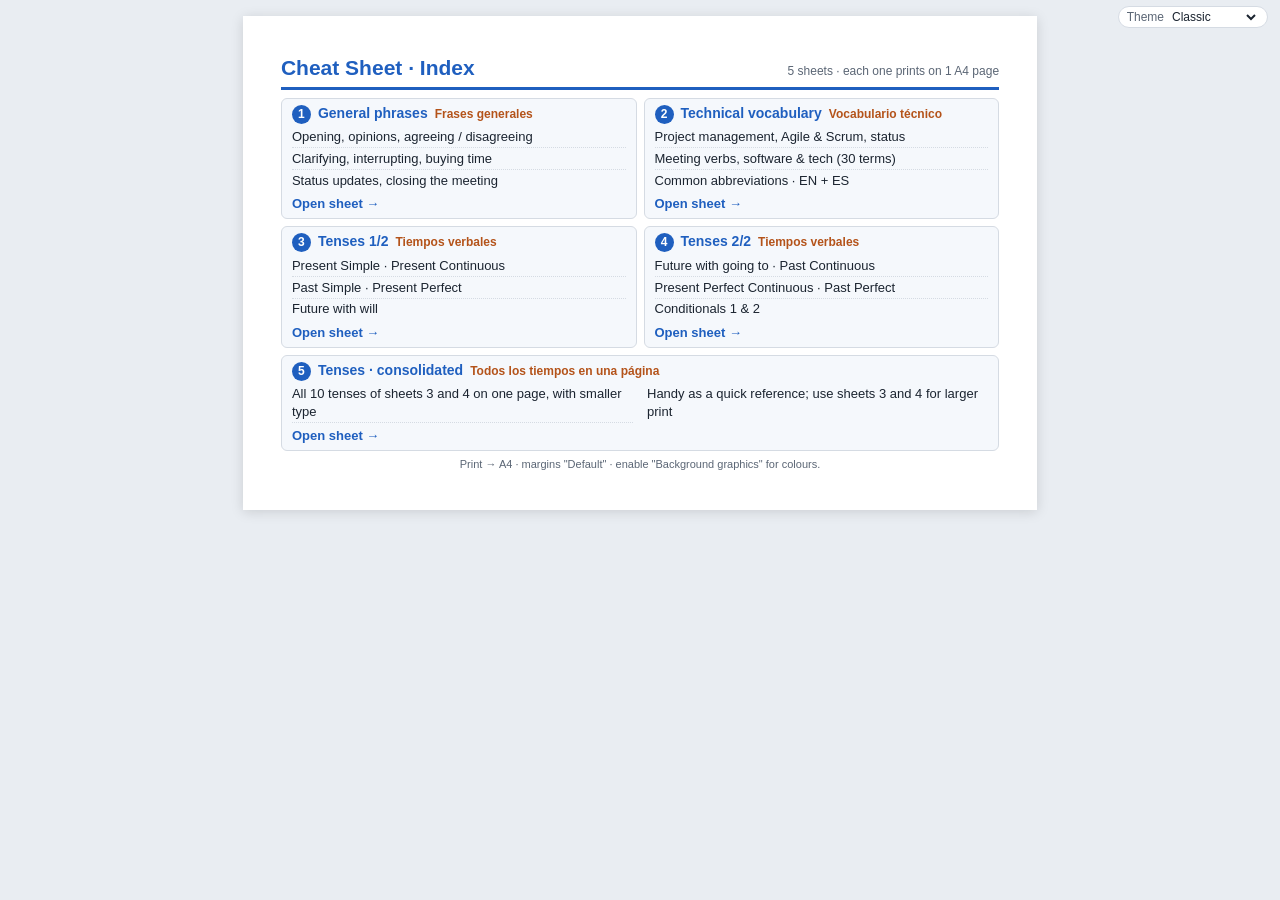
<file: index.html>
<!doctype html>
<html lang="en">
<head>
<meta charset="utf-8">
<meta name="viewport" content="width=device-width, initial-scale=1">
<title>Cheat Sheet - Index</title>
<link rel="stylesheet" href="styles.css">
<script src="theme.js"></script>
</head>
<body>
<div class="sheet">
<header><h1>Cheat Sheet &middot; Index</h1><span>5 sheets &middot; each one prints on 1 A4 page</span></header>

<div class="grid">

<section>
  <h2><span class="n">1</span> General phrases <small>Frases generales</small></h2>
  <ul>
    <li>Opening, opinions, agreeing / disagreeing</li>
    <li>Clarifying, interrupting, buying time</li>
    <li>Status updates, closing the meeting</li>
  </ul>
  <a class="open" href="cheat-sheet-general.html">Open sheet &rarr;</a>
</section>

<section>
  <h2><span class="n">2</span> Technical vocabulary <small>Vocabulario técnico</small></h2>
  <ul>
    <li>Project management, Agile &amp; Scrum, status</li>
    <li>Meeting verbs, software &amp; tech (30 terms)</li>
    <li>Common abbreviations &middot; EN + ES</li>
  </ul>
  <a class="open" href="cheat-sheet-vocabulary.html">Open sheet &rarr;</a>
</section>

<section>
  <h2><span class="n">3</span> Tenses 1/2 <small>Tiempos verbales</small></h2>
  <ul>
    <li>Present Simple &middot; Present Continuous</li>
    <li>Past Simple &middot; Present Perfect</li>
    <li>Future with will</li>
  </ul>
  <a class="open" href="cheat-sheet-tenses-1.html">Open sheet &rarr;</a>
</section>

<section>
  <h2><span class="n">4</span> Tenses 2/2 <small>Tiempos verbales</small></h2>
  <ul>
    <li>Future with going to &middot; Past Continuous</li>
    <li>Present Perfect Continuous &middot; Past Perfect</li>
    <li>Conditionals 1 &amp; 2</li>
  </ul>
  <a class="open" href="cheat-sheet-tenses-2.html">Open sheet &rarr;</a>
</section>

<section class="wide">
  <h2><span class="n">5</span> Tenses &middot; consolidated <small>Todos los tiempos en una página</small></h2>
  <ul>
    <li>All 10 tenses of sheets 3 and 4 on one page, with smaller type</li>
    <li>Handy as a quick reference; use sheets 3 and 4 for larger print</li>
  </ul>
  <a class="open" href="cheat-sheet-tenses-consolidated.html">Open sheet &rarr;</a>
</section>

</div>
<footer>Print &rarr; A4 &middot; margins "Default" &middot; enable "Background graphics" for colours.</footer>
</div>
</body>
</html>
</file>
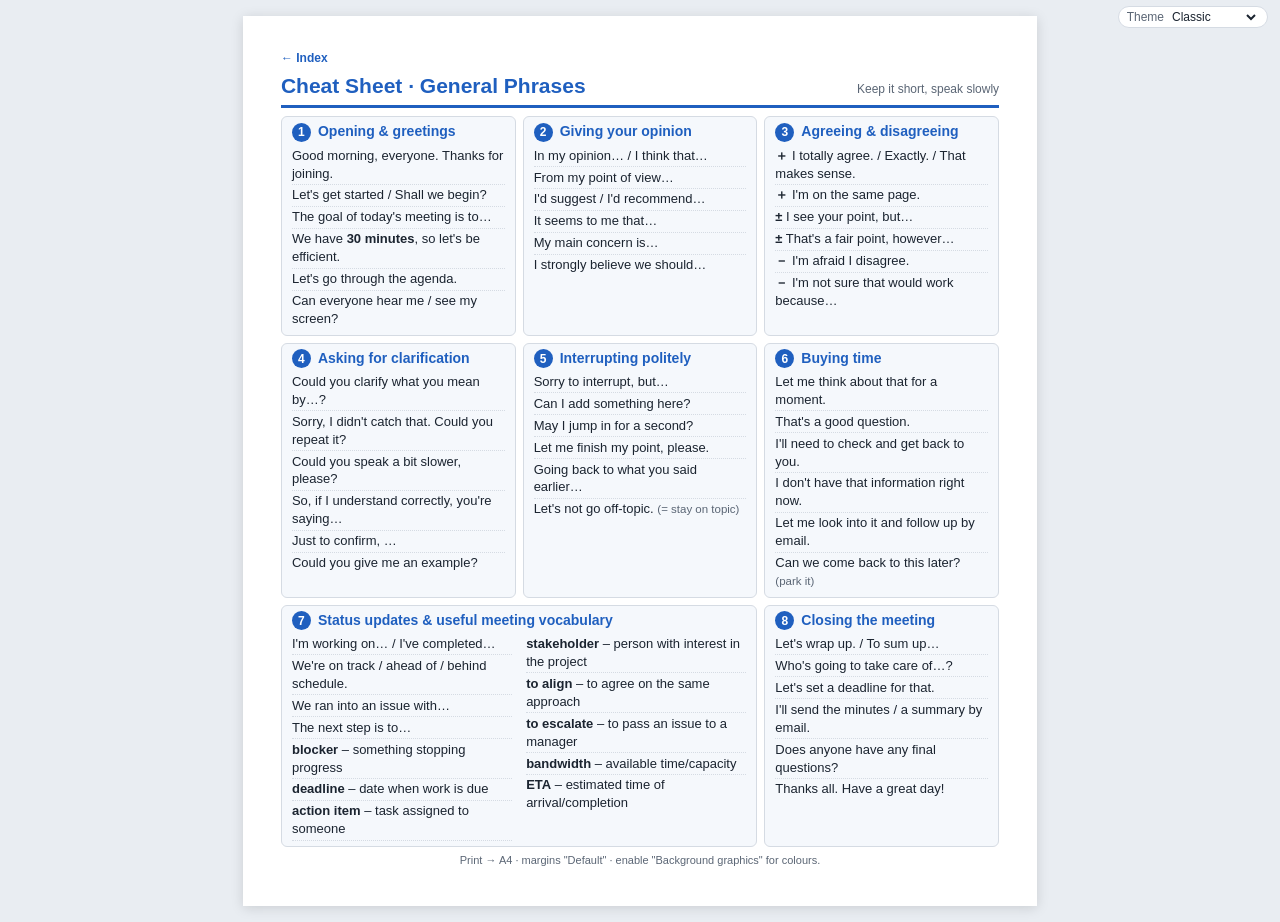
<file: cheat-sheet-general.html>
<!doctype html>
<html lang="en">
<head>
<meta charset="utf-8">
<meta name="viewport" content="width=device-width, initial-scale=1">
<title>Cheat Sheet - General Phrases</title>
<link rel="stylesheet" href="styles.css">
<script src="theme.js"></script>
</head>
<body style="--print-zoom: 1.39">
<div class="sheet">
<nav class="back"><a href="index.html">&larr; Index</a></nav>
<header><h1>Cheat Sheet &middot; General Phrases</h1><span>Keep it short, speak slowly</span></header>

<div class="grid cols-3">

<section>
  <h2><span class="n">1</span> Opening &amp; greetings</h2>
  <ul>
    <li>Good morning, everyone. Thanks for joining.</li>
    <li>Let's get started / Shall we begin?</li>
    <li>The goal of today's meeting is to…</li>
    <li>We have <b>30 minutes</b>, so let's be efficient.</li>
    <li>Let's go through the agenda.</li>
    <li>Can everyone hear me / see my screen?</li>
  </ul>
</section>

<section>
  <h2><span class="n">2</span> Giving your opinion</h2>
  <ul>
    <li>In my opinion… / I think that…</li>
    <li>From my point of view…</li>
    <li>I'd suggest / I'd recommend…</li>
    <li>It seems to me that…</li>
    <li>My main concern is…</li>
    <li>I strongly believe we should…</li>
  </ul>
</section>

<section>
  <h2><span class="n">3</span> Agreeing &amp; disagreeing</h2>
  <ul>
    <li><b>＋</b> I totally agree. / Exactly. / That makes sense.</li>
    <li><b>＋</b> I'm on the same page.</li>
    <li><b>±</b> I see your point, but…</li>
    <li><b>±</b> That's a fair point, however…</li>
    <li><b>－</b> I'm afraid I disagree.</li>
    <li><b>－</b> I'm not sure that would work because…</li>
  </ul>
</section>

<section>
  <h2><span class="n">4</span> Asking for clarification</h2>
  <ul>
    <li>Could you clarify what you mean by…?</li>
    <li>Sorry, I didn't catch that. Could you repeat it?</li>
    <li>Could you speak a bit slower, please?</li>
    <li>So, if I understand correctly, you're saying…</li>
    <li>Just to confirm, …</li>
    <li>Could you give me an example?</li>
  </ul>
</section>

<section>
  <h2><span class="n">5</span> Interrupting politely</h2>
  <ul>
    <li>Sorry to interrupt, but…</li>
    <li>Can I add something here?</li>
    <li>May I jump in for a second?</li>
    <li>Let me finish my point, please.</li>
    <li>Going back to what you said earlier…</li>
    <li>Let's not go off-topic. <em>(= stay on topic)</em></li>
  </ul>
</section>

<section>
  <h2><span class="n">6</span> Buying time</h2>
  <ul>
    <li>Let me think about that for a moment.</li>
    <li>That's a good question.</li>
    <li>I'll need to check and get back to you.</li>
    <li>I don't have that information right now.</li>
    <li>Let me look into it and follow up by email.</li>
    <li>Can we come back to this later? <em>(park it)</em></li>
  </ul>
</section>

<section class="wide">
  <h2><span class="n">7</span> Status updates &amp; useful meeting vocabulary</h2>
  <ul>
    <li>I'm working on… / I've completed…</li>
    <li>We're on track / ahead of / behind schedule.</li>
    <li>We ran into an issue with…</li>
    <li>The next step is to…</li>
    <li><b>blocker</b> – something stopping progress</li>
    <li><b>deadline</b> – date when work is due</li>
    <li><b>action item</b> – task assigned to someone</li>
    <li><b>stakeholder</b> – person with interest in the project</li>
    <li><b>to align</b> – to agree on the same approach</li>
    <li><b>to escalate</b> – to pass an issue to a manager</li>
    <li><b>bandwidth</b> – available time/capacity</li>
    <li><b>ETA</b> – estimated time of arrival/completion</li>
  </ul>
</section>

<section>
  <h2><span class="n">8</span> Closing the meeting</h2>
  <ul>
    <li>Let's wrap up. / To sum up…</li>
    <li>Who's going to take care of…?</li>
    <li>Let's set a deadline for that.</li>
    <li>I'll send the minutes / a summary by email.</li>
    <li>Does anyone have any final questions?</li>
    <li>Thanks all. Have a great day!</li>
  </ul>
</section>

</div>
<footer>Print &rarr; A4 &middot; margins "Default" &middot; enable "Background graphics" for colours.</footer>
</div>
</body>
</html>
</file>
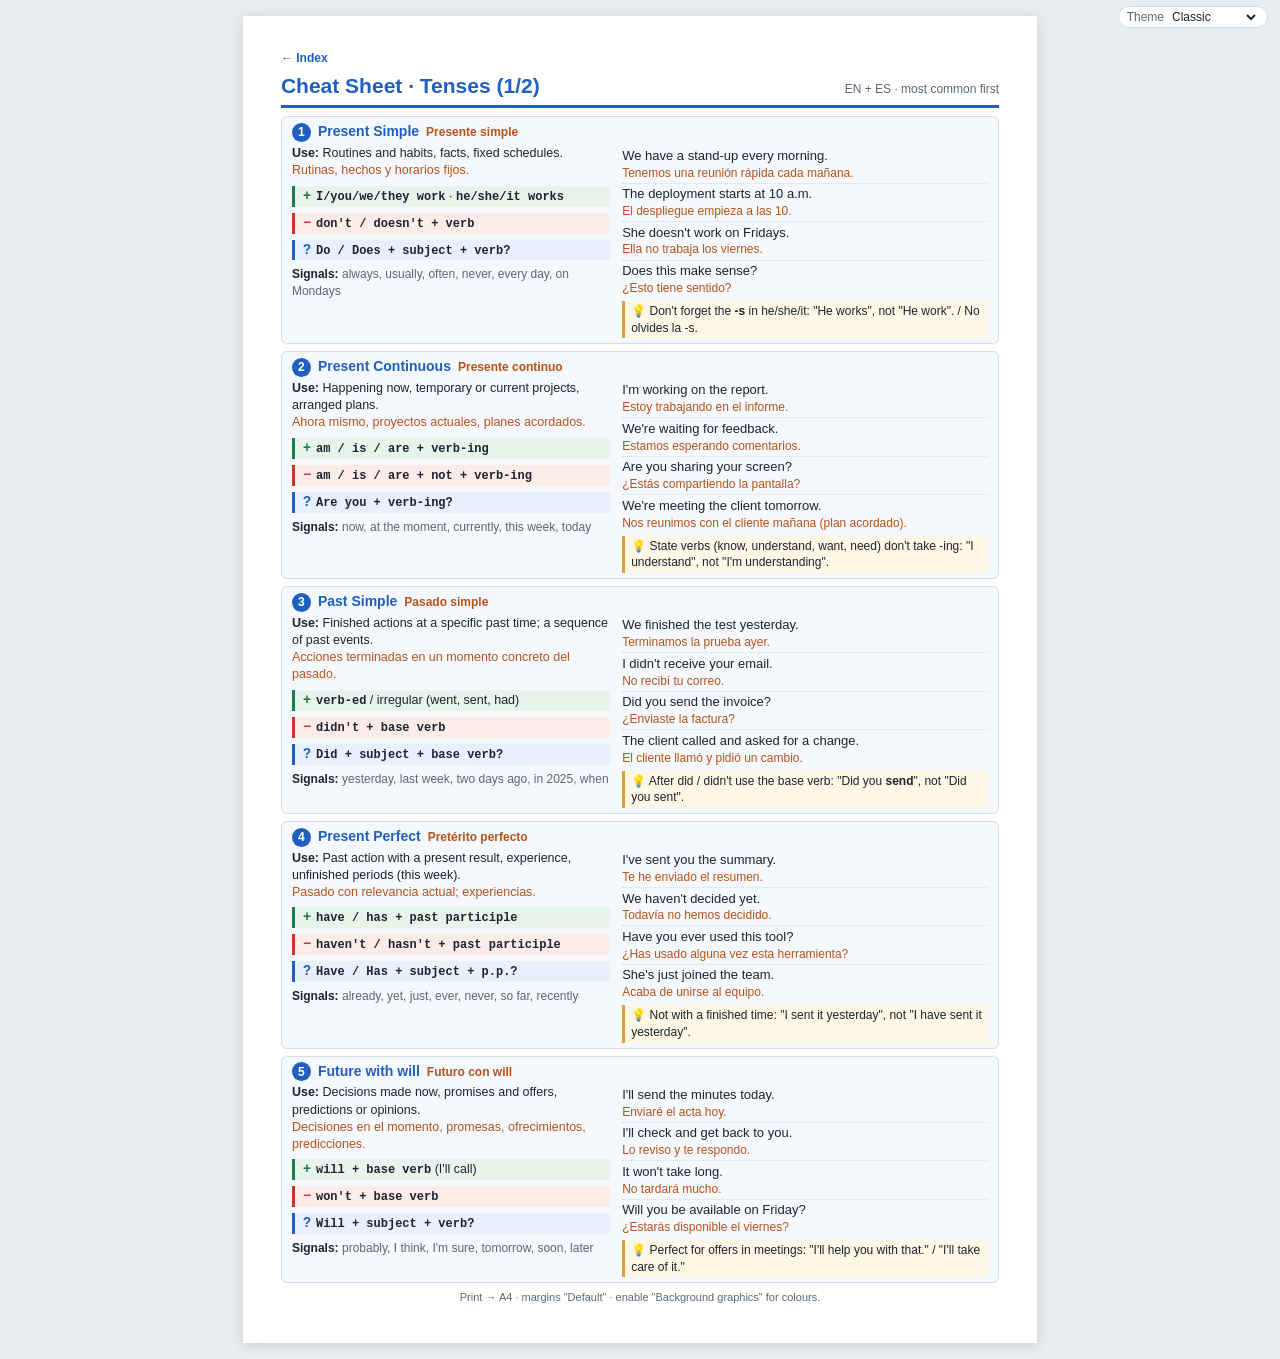
<file: cheat-sheet-tenses-1.html>
<!doctype html>
<html lang="en"><head><meta charset="utf-8"><meta name="viewport" content="width=device-width, initial-scale=1">
<title>Cheat Sheet - Tenses 1</title><link rel="stylesheet" href="styles.css">
<script src="theme.js"></script></head>
<body style="--print-zoom: 1.01"><div class="sheet">
<nav class="back"><a href="index.html">&larr; Index</a></nav>
<header><h1>Cheat Sheet &middot; Tenses (1/2)</h1><span>EN + ES &middot; most common first</span></header>
<div class="t">
  <h2><span class="n">1</span> Present Simple <small>Presente simple</small></h2>
  <div class="cols">
    <div>
      <div class="use"><b>Use:</b> Routines and habits, facts, fixed schedules.<br><span class="es">Rutinas, hechos y horarios fijos.</span></div>
      <div class='form pos'><b>+</b><code>I/you/we/they work</code> &middot; <code>he/she/it works</code></div><div class='form neg'><b>&minus;</b><code>don't / doesn't + verb</code></div><div class='form qst'><b>?</b><code>Do / Does + subject + verb?</code></div>
      <div class="sig"><b>Signals:</b> always, usually, often, never, every day, on Mondays</div>
    </div>
    <div><div class='ex'>We have a stand-up every morning.<span class='es'>Tenemos una reunión rápida cada mañana.</span></div><div class='ex'>The deployment starts at 10 a.m.<span class='es'>El despliegue empieza a las 10.</span></div><div class='ex'>She doesn't work on Fridays.<span class='es'>Ella no trabaja los viernes.</span></div><div class='ex'>Does this make sense?<span class='es'>¿Esto tiene sentido?</span></div><div class="tip">&#128161; Don't forget the <b>-s</b> in he/she/it: "He works", not "He work". / No olvides la -s.</div></div>
  </div>
</div><div class="t">
  <h2><span class="n">2</span> Present Continuous <small>Presente continuo</small></h2>
  <div class="cols">
    <div>
      <div class="use"><b>Use:</b> Happening now, temporary or current projects, arranged plans.<br><span class="es">Ahora mismo, proyectos actuales, planes acordados.</span></div>
      <div class='form pos'><b>+</b><code>am / is / are + verb-ing</code></div><div class='form neg'><b>&minus;</b><code>am / is / are + not + verb-ing</code></div><div class='form qst'><b>?</b><code>Are you + verb-ing?</code></div>
      <div class="sig"><b>Signals:</b> now, at the moment, currently, this week, today</div>
    </div>
    <div><div class='ex'>I'm working on the report.<span class='es'>Estoy trabajando en el informe.</span></div><div class='ex'>We're waiting for feedback.<span class='es'>Estamos esperando comentarios.</span></div><div class='ex'>Are you sharing your screen?<span class='es'>¿Estás compartiendo la pantalla?</span></div><div class='ex'>We're meeting the client tomorrow.<span class='es'>Nos reunimos con el cliente mañana (plan acordado).</span></div><div class="tip">&#128161; State verbs (know, understand, want, need) don't take -ing: "I understand", not "I'm understanding".</div></div>
  </div>
</div><div class="t">
  <h2><span class="n">3</span> Past Simple <small>Pasado simple</small></h2>
  <div class="cols">
    <div>
      <div class="use"><b>Use:</b> Finished actions at a specific past time; a sequence of past events.<br><span class="es">Acciones terminadas en un momento concreto del pasado.</span></div>
      <div class='form pos'><b>+</b><code>verb-ed</code> / irregular (went, sent, had)</div><div class='form neg'><b>&minus;</b><code>didn't + base verb</code></div><div class='form qst'><b>?</b><code>Did + subject + base verb?</code></div>
      <div class="sig"><b>Signals:</b> yesterday, last week, two days ago, in 2025, when</div>
    </div>
    <div><div class='ex'>We finished the test yesterday.<span class='es'>Terminamos la prueba ayer.</span></div><div class='ex'>I didn't receive your email.<span class='es'>No recibí tu correo.</span></div><div class='ex'>Did you send the invoice?<span class='es'>¿Enviaste la factura?</span></div><div class='ex'>The client called and asked for a change.<span class='es'>El cliente llamó y pidió un cambio.</span></div><div class="tip">&#128161; After did / didn't use the base verb: "Did you <b>send</b>", not "Did you sent".</div></div>
  </div>
</div><div class="t">
  <h2><span class="n">4</span> Present Perfect <small>Pretérito perfecto</small></h2>
  <div class="cols">
    <div>
      <div class="use"><b>Use:</b> Past action with a present result, experience, unfinished periods (this week).<br><span class="es">Pasado con relevancia actual; experiencias.</span></div>
      <div class='form pos'><b>+</b><code>have / has + past participle</code></div><div class='form neg'><b>&minus;</b><code>haven't / hasn't + past participle</code></div><div class='form qst'><b>?</b><code>Have / Has + subject + p.p.?</code></div>
      <div class="sig"><b>Signals:</b> already, yet, just, ever, never, so far, recently</div>
    </div>
    <div><div class='ex'>I've sent you the summary.<span class='es'>Te he enviado el resumen.</span></div><div class='ex'>We haven't decided yet.<span class='es'>Todavía no hemos decidido.</span></div><div class='ex'>Have you ever used this tool?<span class='es'>¿Has usado alguna vez esta herramienta?</span></div><div class='ex'>She's just joined the team.<span class='es'>Acaba de unirse al equipo.</span></div><div class="tip">&#128161; Not with a finished time: "I sent it yesterday", not "I have sent it yesterday".</div></div>
  </div>
</div><div class="t">
  <h2><span class="n">5</span> Future with will <small>Futuro con will</small></h2>
  <div class="cols">
    <div>
      <div class="use"><b>Use:</b> Decisions made now, promises and offers, predictions or opinions.<br><span class="es">Decisiones en el momento, promesas, ofrecimientos, predicciones.</span></div>
      <div class='form pos'><b>+</b><code>will + base verb</code> (I'll call)</div><div class='form neg'><b>&minus;</b><code>won't + base verb</code></div><div class='form qst'><b>?</b><code>Will + subject + verb?</code></div>
      <div class="sig"><b>Signals:</b> probably, I think, I'm sure, tomorrow, soon, later</div>
    </div>
    <div><div class='ex'>I'll send the minutes today.<span class='es'>Enviaré el acta hoy.</span></div><div class='ex'>I'll check and get back to you.<span class='es'>Lo reviso y te respondo.</span></div><div class='ex'>It won't take long.<span class='es'>No tardará mucho.</span></div><div class='ex'>Will you be available on Friday?<span class='es'>¿Estarás disponible el viernes?</span></div><div class="tip">&#128161; Perfect for offers in meetings: "I'll help you with that." / "I'll take care of it."</div></div>
  </div>
</div>
<footer>Print &rarr; A4 &middot; margins "Default" &middot; enable "Background graphics" for colours.</footer>
</div></body></html>
</file>
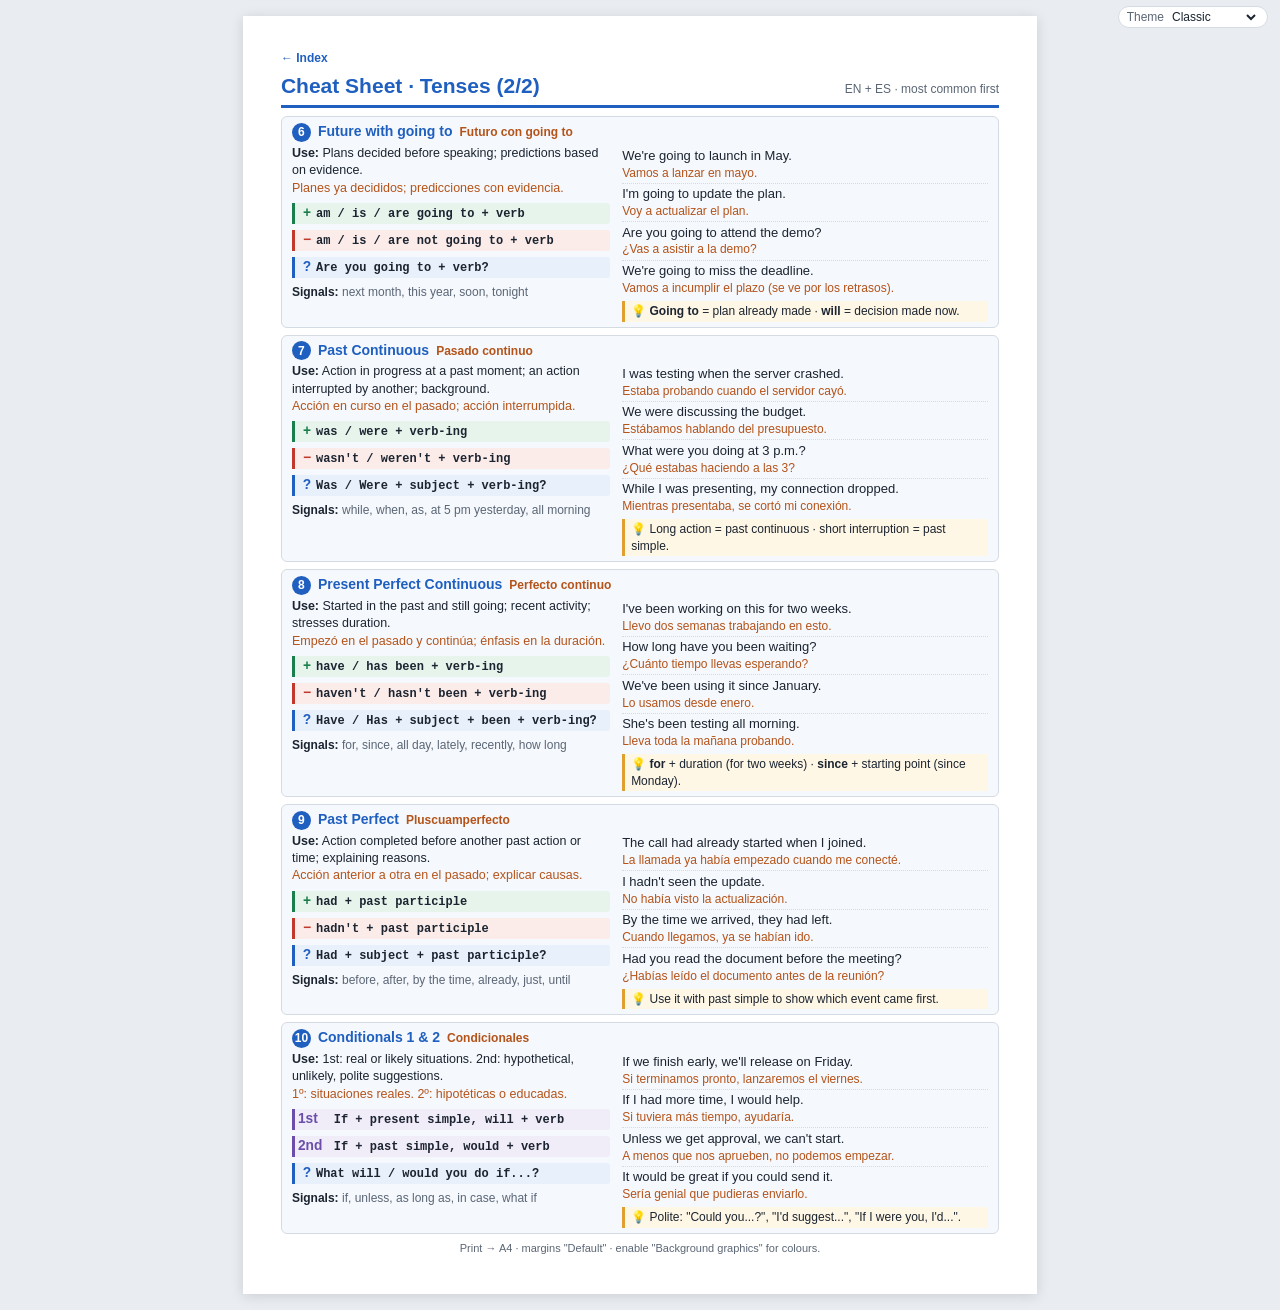
<file: cheat-sheet-tenses-2.html>
<!doctype html>
<html lang="en"><head><meta charset="utf-8"><meta name="viewport" content="width=device-width, initial-scale=1">
<title>Cheat Sheet - Tenses 2</title><link rel="stylesheet" href="styles.css">
<script src="theme.js"></script></head>
<body style="--print-zoom: 1.06"><div class="sheet">
<nav class="back"><a href="index.html">&larr; Index</a></nav>
<header><h1>Cheat Sheet &middot; Tenses (2/2)</h1><span>EN + ES &middot; most common first</span></header>
<div class="t">
  <h2><span class="n">6</span> Future with going to <small>Futuro con going to</small></h2>
  <div class="cols">
    <div>
      <div class="use"><b>Use:</b> Plans decided before speaking; predictions based on evidence.<br><span class="es">Planes ya decididos; predicciones con evidencia.</span></div>
      <div class='form pos'><b>+</b><code>am / is / are going to + verb</code></div><div class='form neg'><b>&minus;</b><code>am / is / are not going to + verb</code></div><div class='form qst'><b>?</b><code>Are you going to + verb?</code></div>
      <div class="sig"><b>Signals:</b> next month, this year, soon, tonight</div>
    </div>
    <div><div class='ex'>We're going to launch in May.<span class='es'>Vamos a lanzar en mayo.</span></div><div class='ex'>I'm going to update the plan.<span class='es'>Voy a actualizar el plan.</span></div><div class='ex'>Are you going to attend the demo?<span class='es'>¿Vas a asistir a la demo?</span></div><div class='ex'>We're going to miss the deadline.<span class='es'>Vamos a incumplir el plazo (se ve por los retrasos).</span></div><div class="tip">&#128161; <b>Going to</b> = plan already made &middot; <b>will</b> = decision made now.</div></div>
  </div>
</div><div class="t">
  <h2><span class="n">7</span> Past Continuous <small>Pasado continuo</small></h2>
  <div class="cols">
    <div>
      <div class="use"><b>Use:</b> Action in progress at a past moment; an action interrupted by another; background.<br><span class="es">Acción en curso en el pasado; acción interrumpida.</span></div>
      <div class='form pos'><b>+</b><code>was / were + verb-ing</code></div><div class='form neg'><b>&minus;</b><code>wasn't / weren't + verb-ing</code></div><div class='form qst'><b>?</b><code>Was / Were + subject + verb-ing?</code></div>
      <div class="sig"><b>Signals:</b> while, when, as, at 5 pm yesterday, all morning</div>
    </div>
    <div><div class='ex'>I was testing when the server crashed.<span class='es'>Estaba probando cuando el servidor cayó.</span></div><div class='ex'>We were discussing the budget.<span class='es'>Estábamos hablando del presupuesto.</span></div><div class='ex'>What were you doing at 3 p.m.?<span class='es'>¿Qué estabas haciendo a las 3?</span></div><div class='ex'>While I was presenting, my connection dropped.<span class='es'>Mientras presentaba, se cortó mi conexión.</span></div><div class="tip">&#128161; Long action = past continuous &middot; short interruption = past simple.</div></div>
  </div>
</div><div class="t">
  <h2><span class="n">8</span> Present Perfect Continuous <small>Perfecto continuo</small></h2>
  <div class="cols">
    <div>
      <div class="use"><b>Use:</b> Started in the past and still going; recent activity; stresses duration.<br><span class="es">Empezó en el pasado y continúa; énfasis en la duración.</span></div>
      <div class='form pos'><b>+</b><code>have / has been + verb-ing</code></div><div class='form neg'><b>&minus;</b><code>haven't / hasn't been + verb-ing</code></div><div class='form qst'><b>?</b><code>Have / Has + subject + been + verb-ing?</code></div>
      <div class="sig"><b>Signals:</b> for, since, all day, lately, recently, how long</div>
    </div>
    <div><div class='ex'>I've been working on this for two weeks.<span class='es'>Llevo dos semanas trabajando en esto.</span></div><div class='ex'>How long have you been waiting?<span class='es'>¿Cuánto tiempo llevas esperando?</span></div><div class='ex'>We've been using it since January.<span class='es'>Lo usamos desde enero.</span></div><div class='ex'>She's been testing all morning.<span class='es'>Lleva toda la mañana probando.</span></div><div class="tip">&#128161; <b>for</b> + duration (for two weeks) &middot; <b>since</b> + starting point (since Monday).</div></div>
  </div>
</div><div class="t">
  <h2><span class="n">9</span> Past Perfect <small>Pluscuamperfecto</small></h2>
  <div class="cols">
    <div>
      <div class="use"><b>Use:</b> Action completed before another past action or time; explaining reasons.<br><span class="es">Acción anterior a otra en el pasado; explicar causas.</span></div>
      <div class='form pos'><b>+</b><code>had + past participle</code></div><div class='form neg'><b>&minus;</b><code>hadn't + past participle</code></div><div class='form qst'><b>?</b><code>Had + subject + past participle?</code></div>
      <div class="sig"><b>Signals:</b> before, after, by the time, already, just, until</div>
    </div>
    <div><div class='ex'>The call had already started when I joined.<span class='es'>La llamada ya había empezado cuando me conecté.</span></div><div class='ex'>I hadn't seen the update.<span class='es'>No había visto la actualización.</span></div><div class='ex'>By the time we arrived, they had left.<span class='es'>Cuando llegamos, ya se habían ido.</span></div><div class='ex'>Had you read the document before the meeting?<span class='es'>¿Habías leído el documento antes de la reunión?</span></div><div class="tip">&#128161; Use it with past simple to show which event came first.</div></div>
  </div>
</div><div class="t">
  <h2><span class="n">10</span> Conditionals 1 &amp; 2 <small>Condicionales</small></h2>
  <div class="cols">
    <div>
      <div class="use"><b>Use:</b> 1st: real or likely situations. 2nd: hypothetical, unlikely, polite suggestions.<br><span class="es">1º: situaciones reales. 2º: hipotéticas o educadas.</span></div>
      <div class='form cond'><b>1st</b><code>If + present simple, will + verb</code></div><div class='form cond'><b>2nd</b><code>If + past simple, would + verb</code></div><div class='form qst'><b>?</b><code>What will / would you do if...?</code></div>
      <div class="sig"><b>Signals:</b> if, unless, as long as, in case, what if</div>
    </div>
    <div><div class='ex'>If we finish early, we'll release on Friday.<span class='es'>Si terminamos pronto, lanzaremos el viernes.</span></div><div class='ex'>If I had more time, I would help.<span class='es'>Si tuviera más tiempo, ayudaría.</span></div><div class='ex'>Unless we get approval, we can't start.<span class='es'>A menos que nos aprueben, no podemos empezar.</span></div><div class='ex'>It would be great if you could send it.<span class='es'>Sería genial que pudieras enviarlo.</span></div><div class="tip">&#128161; Polite: "Could you...?", "I'd suggest...", "If I were you, I'd...".</div></div>
  </div>
</div>
<footer>Print &rarr; A4 &middot; margins "Default" &middot; enable "Background graphics" for colours.</footer>
</div></body></html>
</file>
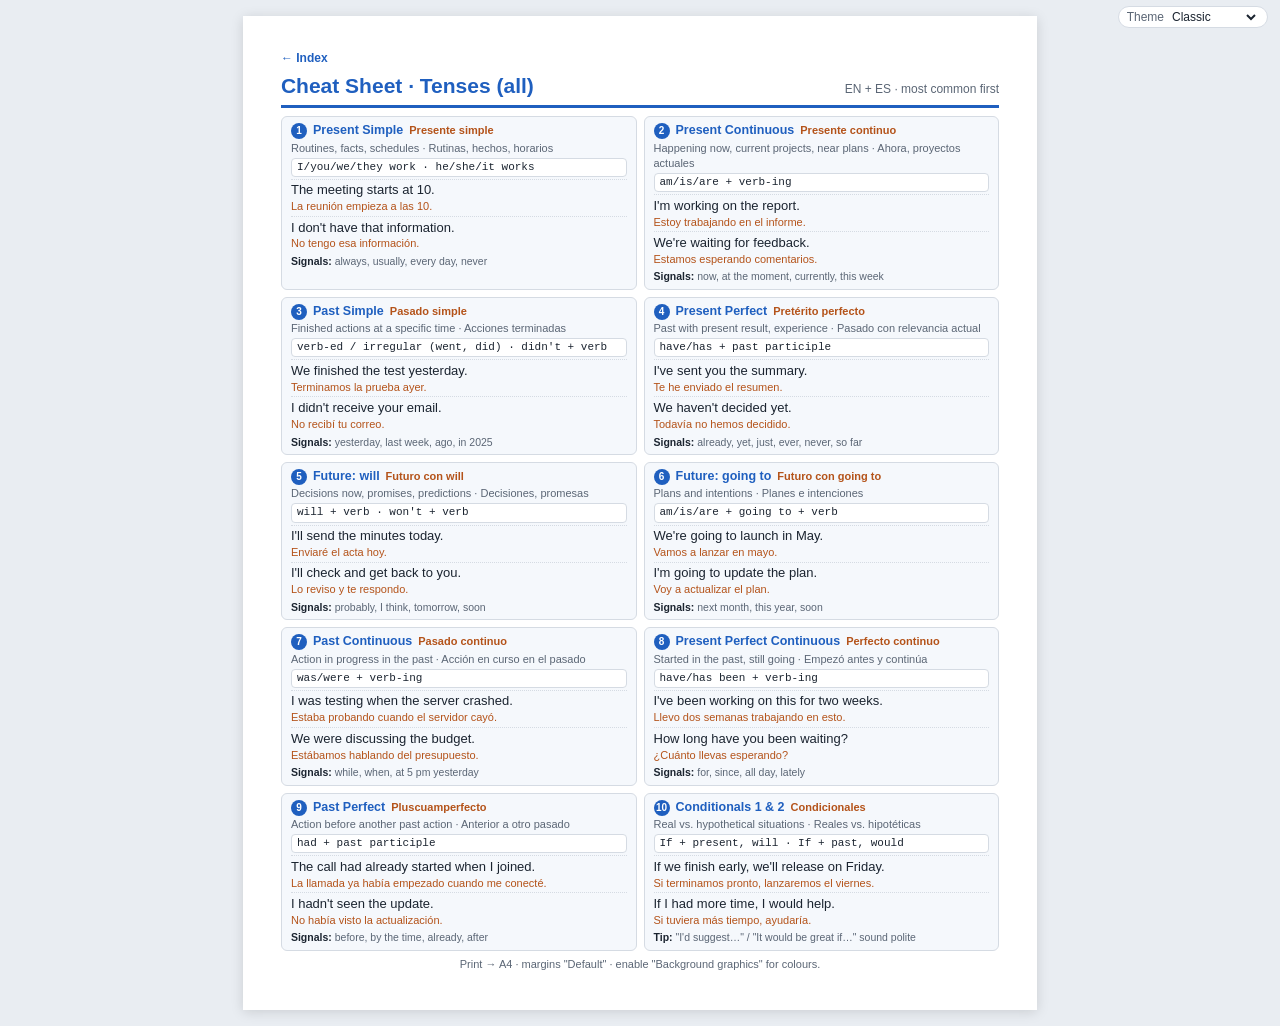
<file: cheat-sheet-tenses-consolidated.html>
<!doctype html>
<html lang="en">
<head>
<meta charset="utf-8">
<meta name="viewport" content="width=device-width, initial-scale=1">
<title>Cheat Sheet - Tenses (all)</title>
<link rel="stylesheet" href="styles.css">
<script src="theme.js"></script>
</head>
<body class="compact dense" style="--print-zoom: 1.19">
<div class="sheet">
<nav class="back"><a href="index.html">&larr; Index</a></nav>
<header><h1>Cheat Sheet &middot; Tenses (all)</h1><span>EN + ES &middot; most common first</span></header>

<div class="grid">

<div class="t">
  <h2><span class="n">1</span> Present Simple <small>Presente simple</small></h2>
  <div class="use">Routines, facts, schedules · Rutinas, hechos, horarios</div>
  <div class="form">I/you/we/they work · he/she/it works</div>
  <div class="ex">The meeting starts at 10.<span class="es">La reunión empieza a las 10.</span></div>
  <div class="ex">I don't have that information.<span class="es">No tengo esa información.</span></div>
  <div class="sig"><b>Signals:</b> always, usually, every day, never</div>
</div>

<div class="t">
  <h2><span class="n">2</span> Present Continuous <small>Presente continuo</small></h2>
  <div class="use">Happening now, current projects, near plans · Ahora, proyectos actuales</div>
  <div class="form">am/is/are + verb-ing</div>
  <div class="ex">I'm working on the report.<span class="es">Estoy trabajando en el informe.</span></div>
  <div class="ex">We're waiting for feedback.<span class="es">Estamos esperando comentarios.</span></div>
  <div class="sig"><b>Signals:</b> now, at the moment, currently, this week</div>
</div>

<div class="t">
  <h2><span class="n">3</span> Past Simple <small>Pasado simple</small></h2>
  <div class="use">Finished actions at a specific time · Acciones terminadas</div>
  <div class="form">verb-ed / irregular (went, did) · didn't + verb</div>
  <div class="ex">We finished the test yesterday.<span class="es">Terminamos la prueba ayer.</span></div>
  <div class="ex">I didn't receive your email.<span class="es">No recibí tu correo.</span></div>
  <div class="sig"><b>Signals:</b> yesterday, last week, ago, in 2025</div>
</div>

<div class="t">
  <h2><span class="n">4</span> Present Perfect <small>Pretérito perfecto</small></h2>
  <div class="use">Past with present result, experience · Pasado con relevancia actual</div>
  <div class="form">have/has + past participle</div>
  <div class="ex">I've sent you the summary.<span class="es">Te he enviado el resumen.</span></div>
  <div class="ex">We haven't decided yet.<span class="es">Todavía no hemos decidido.</span></div>
  <div class="sig"><b>Signals:</b> already, yet, just, ever, never, so far</div>
</div>

<div class="t">
  <h2><span class="n">5</span> Future: will <small>Futuro con will</small></h2>
  <div class="use">Decisions now, promises, predictions · Decisiones, promesas</div>
  <div class="form">will + verb · won't + verb</div>
  <div class="ex">I'll send the minutes today.<span class="es">Enviaré el acta hoy.</span></div>
  <div class="ex">I'll check and get back to you.<span class="es">Lo reviso y te respondo.</span></div>
  <div class="sig"><b>Signals:</b> probably, I think, tomorrow, soon</div>
</div>

<div class="t">
  <h2><span class="n">6</span> Future: going to <small>Futuro con going to</small></h2>
  <div class="use">Plans and intentions · Planes e intenciones</div>
  <div class="form">am/is/are + going to + verb</div>
  <div class="ex">We're going to launch in May.<span class="es">Vamos a lanzar en mayo.</span></div>
  <div class="ex">I'm going to update the plan.<span class="es">Voy a actualizar el plan.</span></div>
  <div class="sig"><b>Signals:</b> next month, this year, soon</div>
</div>

<div class="t">
  <h2><span class="n">7</span> Past Continuous <small>Pasado continuo</small></h2>
  <div class="use">Action in progress in the past · Acción en curso en el pasado</div>
  <div class="form">was/were + verb-ing</div>
  <div class="ex">I was testing when the server crashed.<span class="es">Estaba probando cuando el servidor cayó.</span></div>
  <div class="ex">We were discussing the budget.<span class="es">Estábamos hablando del presupuesto.</span></div>
  <div class="sig"><b>Signals:</b> while, when, at 5 pm yesterday</div>
</div>

<div class="t">
  <h2><span class="n">8</span> Present Perfect Continuous <small>Perfecto continuo</small></h2>
  <div class="use">Started in the past, still going · Empezó antes y continúa</div>
  <div class="form">have/has been + verb-ing</div>
  <div class="ex">I've been working on this for two weeks.<span class="es">Llevo dos semanas trabajando en esto.</span></div>
  <div class="ex">How long have you been waiting?<span class="es">¿Cuánto llevas esperando?</span></div>
  <div class="sig"><b>Signals:</b> for, since, all day, lately</div>
</div>

<div class="t">
  <h2><span class="n">9</span> Past Perfect <small>Pluscuamperfecto</small></h2>
  <div class="use">Action before another past action · Anterior a otro pasado</div>
  <div class="form">had + past participle</div>
  <div class="ex">The call had already started when I joined.<span class="es">La llamada ya había empezado cuando me conecté.</span></div>
  <div class="ex">I hadn't seen the update.<span class="es">No había visto la actualización.</span></div>
  <div class="sig"><b>Signals:</b> before, by the time, already, after</div>
</div>

<div class="t">
  <h2><span class="n">10</span> Conditionals 1 &amp; 2 <small>Condicionales</small></h2>
  <div class="use">Real vs. hypothetical situations · Reales vs. hipotéticas</div>
  <div class="form">If + present, will · If + past, would</div>
  <div class="ex">If we finish early, we'll release on Friday.<span class="es">Si terminamos pronto, lanzaremos el viernes.</span></div>
  <div class="ex">If I had more time, I would help.<span class="es">Si tuviera más tiempo, ayudaría.</span></div>
  <div class="sig"><b>Tip:</b> "I'd suggest…" / "It would be great if…" sound polite</div>
</div>

</div>
<footer>Print &rarr; A4 &middot; margins "Default" &middot; enable "Background graphics" for colours.</footer>
</div>
</body>
</html>
</file>
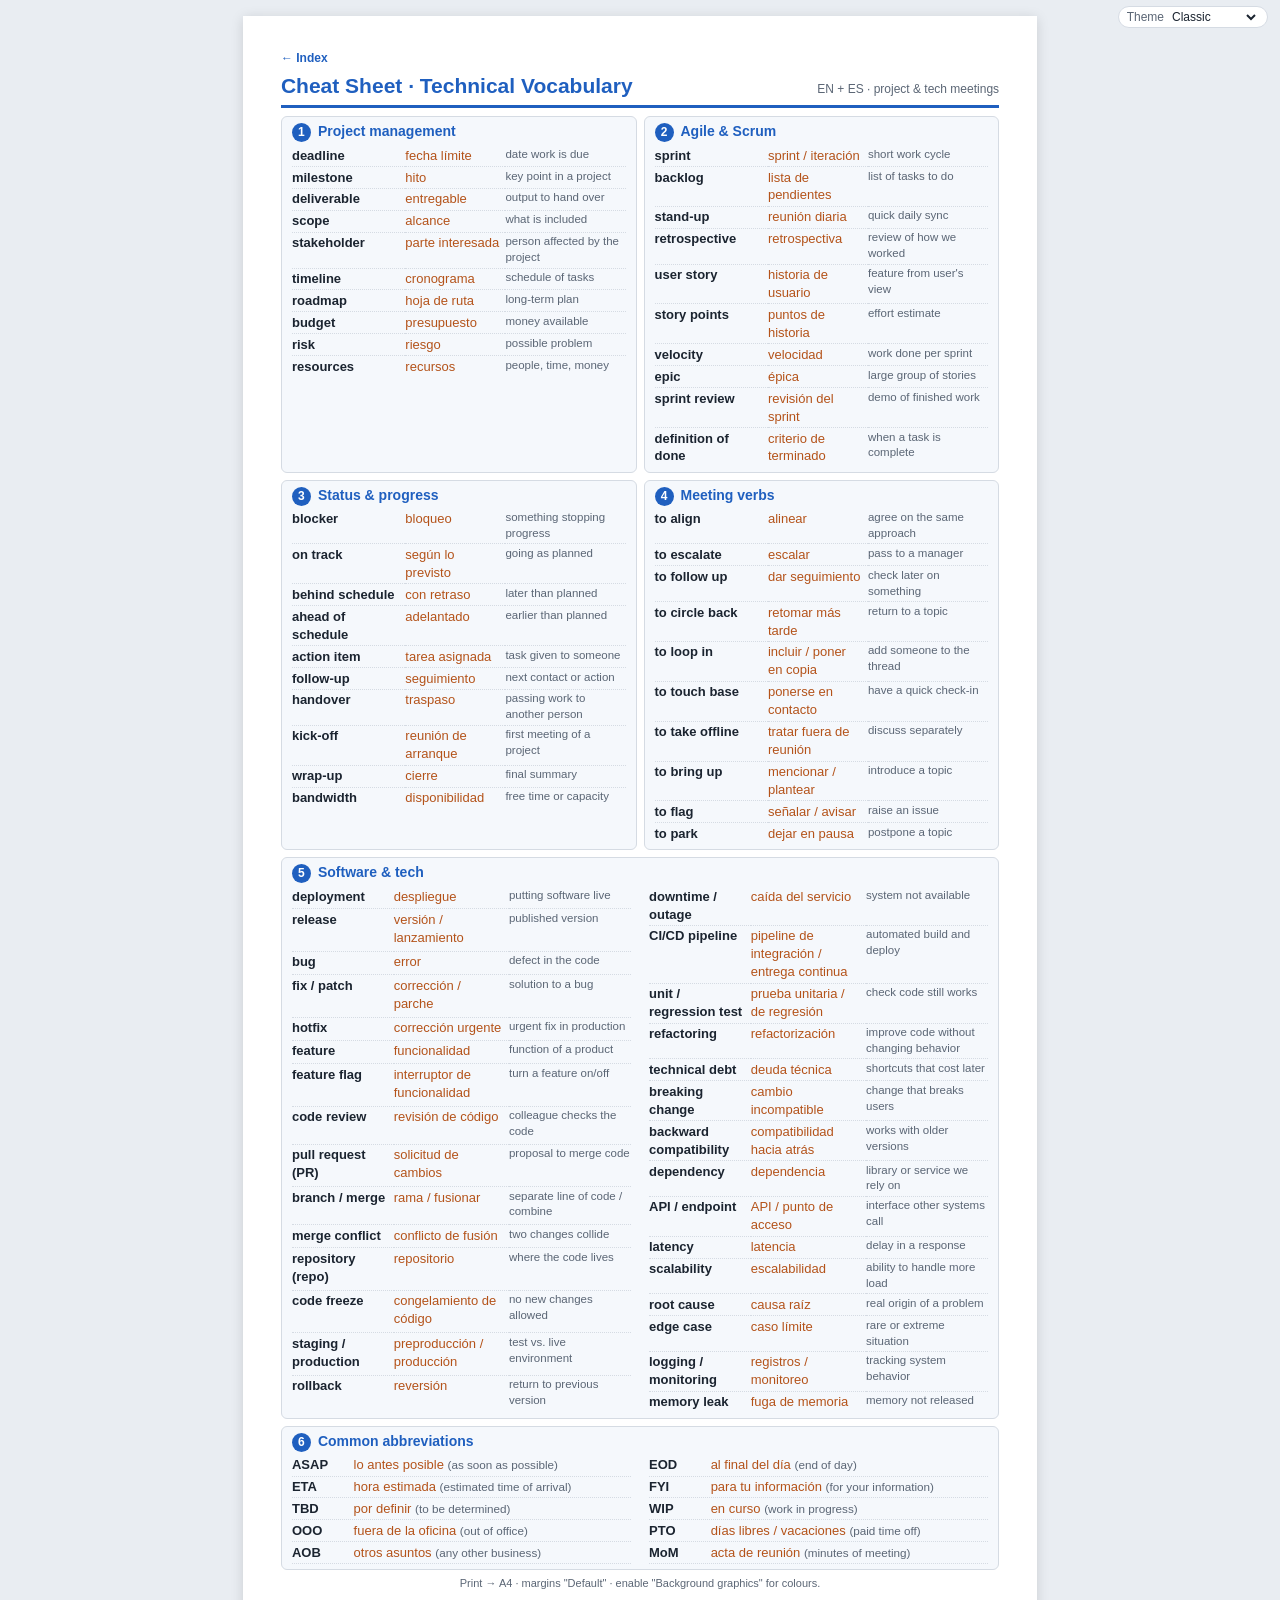
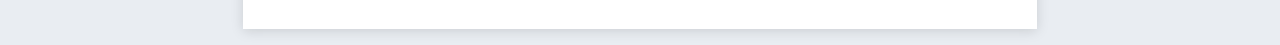
<file: cheat-sheet-vocabulary.html>
<!doctype html>
<html lang="en"><head><meta charset="utf-8"><meta name="viewport" content="width=device-width, initial-scale=1">
<title>Cheat Sheet - Vocabulary</title><link rel="stylesheet" href="styles.css">
<script src="theme.js"></script></head>
<body style="--print-zoom: 1.01"><div class="sheet">
<nav class="back"><a href="index.html">&larr; Index</a></nav>
<header><h1>Cheat Sheet &middot; Technical Vocabulary</h1><span>EN + ES &middot; project &amp; tech meetings</span></header>
<div class="grid"><div class='c'><h2><span class="n">1</span> Project management</h2><table><tr><td class='en'>deadline</td><td class='es'>fecha límite</td><td class='m'>date work is due</td></tr><tr><td class='en'>milestone</td><td class='es'>hito</td><td class='m'>key point in a project</td></tr><tr><td class='en'>deliverable</td><td class='es'>entregable</td><td class='m'>output to hand over</td></tr><tr><td class='en'>scope</td><td class='es'>alcance</td><td class='m'>what is included</td></tr><tr><td class='en'>stakeholder</td><td class='es'>parte interesada</td><td class='m'>person affected by the project</td></tr><tr><td class='en'>timeline</td><td class='es'>cronograma</td><td class='m'>schedule of tasks</td></tr><tr><td class='en'>roadmap</td><td class='es'>hoja de ruta</td><td class='m'>long-term plan</td></tr><tr><td class='en'>budget</td><td class='es'>presupuesto</td><td class='m'>money available</td></tr><tr><td class='en'>risk</td><td class='es'>riesgo</td><td class='m'>possible problem</td></tr><tr><td class='en'>resources</td><td class='es'>recursos</td><td class='m'>people, time, money</td></tr></table></div><div class='c'><h2><span class="n">2</span> Agile &amp; Scrum</h2><table><tr><td class='en'>sprint</td><td class='es'>sprint / iteración</td><td class='m'>short work cycle</td></tr><tr><td class='en'>backlog</td><td class='es'>lista de pendientes</td><td class='m'>list of tasks to do</td></tr><tr><td class='en'>stand-up</td><td class='es'>reunión diaria</td><td class='m'>quick daily sync</td></tr><tr><td class='en'>retrospective</td><td class='es'>retrospectiva</td><td class='m'>review of how we worked</td></tr><tr><td class='en'>user story</td><td class='es'>historia de usuario</td><td class='m'>feature from user's view</td></tr><tr><td class='en'>story points</td><td class='es'>puntos de historia</td><td class='m'>effort estimate</td></tr><tr><td class='en'>velocity</td><td class='es'>velocidad</td><td class='m'>work done per sprint</td></tr><tr><td class='en'>epic</td><td class='es'>épica</td><td class='m'>large group of stories</td></tr><tr><td class='en'>sprint review</td><td class='es'>revisión del sprint</td><td class='m'>demo of finished work</td></tr><tr><td class='en'>definition of done</td><td class='es'>criterio de terminado</td><td class='m'>when a task is complete</td></tr></table></div><div class='c'><h2><span class="n">3</span> Status &amp; progress</h2><table><tr><td class='en'>blocker</td><td class='es'>bloqueo</td><td class='m'>something stopping progress</td></tr><tr><td class='en'>on track</td><td class='es'>según lo previsto</td><td class='m'>going as planned</td></tr><tr><td class='en'>behind schedule</td><td class='es'>con retraso</td><td class='m'>later than planned</td></tr><tr><td class='en'>ahead of schedule</td><td class='es'>adelantado</td><td class='m'>earlier than planned</td></tr><tr><td class='en'>action item</td><td class='es'>tarea asignada</td><td class='m'>task given to someone</td></tr><tr><td class='en'>follow-up</td><td class='es'>seguimiento</td><td class='m'>next contact or action</td></tr><tr><td class='en'>handover</td><td class='es'>traspaso</td><td class='m'>passing work to another person</td></tr><tr><td class='en'>kick-off</td><td class='es'>reunión de arranque</td><td class='m'>first meeting of a project</td></tr><tr><td class='en'>wrap-up</td><td class='es'>cierre</td><td class='m'>final summary</td></tr><tr><td class='en'>bandwidth</td><td class='es'>disponibilidad</td><td class='m'>free time or capacity</td></tr></table></div><div class='c'><h2><span class="n">4</span> Meeting verbs</h2><table><tr><td class='en'>to align</td><td class='es'>alinear</td><td class='m'>agree on the same approach</td></tr><tr><td class='en'>to escalate</td><td class='es'>escalar</td><td class='m'>pass to a manager</td></tr><tr><td class='en'>to follow up</td><td class='es'>dar seguimiento</td><td class='m'>check later on something</td></tr><tr><td class='en'>to circle back</td><td class='es'>retomar más tarde</td><td class='m'>return to a topic</td></tr><tr><td class='en'>to loop in</td><td class='es'>incluir / poner en copia</td><td class='m'>add someone to the thread</td></tr><tr><td class='en'>to touch base</td><td class='es'>ponerse en contacto</td><td class='m'>have a quick check-in</td></tr><tr><td class='en'>to take offline</td><td class='es'>tratar fuera de reunión</td><td class='m'>discuss separately</td></tr><tr><td class='en'>to bring up</td><td class='es'>mencionar / plantear</td><td class='m'>introduce a topic</td></tr><tr><td class='en'>to flag</td><td class='es'>señalar / avisar</td><td class='m'>raise an issue</td></tr><tr><td class='en'>to park</td><td class='es'>dejar en pausa</td><td class='m'>postpone a topic</td></tr></table></div><div class='c wide'><h2><span class="n">5</span> Software &amp; tech</h2><div class='two'><table><tr><td class='en'>deployment</td><td class='es'>despliegue</td><td class='m'>putting software live</td></tr><tr><td class='en'>release</td><td class='es'>versión / lanzamiento</td><td class='m'>published version</td></tr><tr><td class='en'>bug</td><td class='es'>error</td><td class='m'>defect in the code</td></tr><tr><td class='en'>fix / patch</td><td class='es'>corrección / parche</td><td class='m'>solution to a bug</td></tr><tr><td class='en'>hotfix</td><td class='es'>corrección urgente</td><td class='m'>urgent fix in production</td></tr><tr><td class='en'>feature</td><td class='es'>funcionalidad</td><td class='m'>function of a product</td></tr><tr><td class='en'>feature flag</td><td class='es'>interruptor de funcionalidad</td><td class='m'>turn a feature on/off</td></tr><tr><td class='en'>code review</td><td class='es'>revisión de código</td><td class='m'>colleague checks the code</td></tr><tr><td class='en'>pull request (PR)</td><td class='es'>solicitud de cambios</td><td class='m'>proposal to merge code</td></tr><tr><td class='en'>branch / merge</td><td class='es'>rama / fusionar</td><td class='m'>separate line of code / combine</td></tr><tr><td class='en'>merge conflict</td><td class='es'>conflicto de fusión</td><td class='m'>two changes collide</td></tr><tr><td class='en'>repository (repo)</td><td class='es'>repositorio</td><td class='m'>where the code lives</td></tr><tr><td class='en'>code freeze</td><td class='es'>congelamiento de código</td><td class='m'>no new changes allowed</td></tr><tr><td class='en'>staging / production</td><td class='es'>preproducción / producción</td><td class='m'>test vs. live environment</td></tr><tr><td class='en'>rollback</td><td class='es'>reversión</td><td class='m'>return to previous version</td></tr></table><table><tr><td class='en'>downtime / outage</td><td class='es'>caída del servicio</td><td class='m'>system not available</td></tr><tr><td class='en'>CI/CD pipeline</td><td class='es'>pipeline de integración / entrega continua</td><td class='m'>automated build and deploy</td></tr><tr><td class='en'>unit / regression test</td><td class='es'>prueba unitaria / de regresión</td><td class='m'>check code still works</td></tr><tr><td class='en'>refactoring</td><td class='es'>refactorización</td><td class='m'>improve code without changing behavior</td></tr><tr><td class='en'>technical debt</td><td class='es'>deuda técnica</td><td class='m'>shortcuts that cost later</td></tr><tr><td class='en'>breaking change</td><td class='es'>cambio incompatible</td><td class='m'>change that breaks users</td></tr><tr><td class='en'>backward compatibility</td><td class='es'>compatibilidad hacia atrás</td><td class='m'>works with older versions</td></tr><tr><td class='en'>dependency</td><td class='es'>dependencia</td><td class='m'>library or service we rely on</td></tr><tr><td class='en'>API / endpoint</td><td class='es'>API / punto de acceso</td><td class='m'>interface other systems call</td></tr><tr><td class='en'>latency</td><td class='es'>latencia</td><td class='m'>delay in a response</td></tr><tr><td class='en'>scalability</td><td class='es'>escalabilidad</td><td class='m'>ability to handle more load</td></tr><tr><td class='en'>root cause</td><td class='es'>causa raíz</td><td class='m'>real origin of a problem</td></tr><tr><td class='en'>edge case</td><td class='es'>caso límite</td><td class='m'>rare or extreme situation</td></tr><tr><td class='en'>logging / monitoring</td><td class='es'>registros / monitoreo</td><td class='m'>tracking system behavior</td></tr><tr><td class='en'>memory leak</td><td class='es'>fuga de memoria</td><td class='m'>memory not released</td></tr></table></div></div><div class='c wide'><h2><span class="n">6</span> Common abbreviations</h2><div class='abbr'><div><b>ASAP</b> <span class='es'>lo antes posible</span> <span style='color:#5b6675;font-size:.9em'>(as soon as possible)</span></div><div><b>EOD</b> <span class='es'>al final del día</span> <span style='color:#5b6675;font-size:.9em'>(end of day)</span></div><div><b>ETA</b> <span class='es'>hora estimada</span> <span style='color:#5b6675;font-size:.9em'>(estimated time of arrival)</span></div><div><b>FYI</b> <span class='es'>para tu información</span> <span style='color:#5b6675;font-size:.9em'>(for your information)</span></div><div><b>TBD</b> <span class='es'>por definir</span> <span style='color:#5b6675;font-size:.9em'>(to be determined)</span></div><div><b>WIP</b> <span class='es'>en curso</span> <span style='color:#5b6675;font-size:.9em'>(work in progress)</span></div><div><b>OOO</b> <span class='es'>fuera de la oficina</span> <span style='color:#5b6675;font-size:.9em'>(out of office)</span></div><div><b>PTO</b> <span class='es'>días libres / vacaciones</span> <span style='color:#5b6675;font-size:.9em'>(paid time off)</span></div><div><b>AOB</b> <span class='es'>otros asuntos</span> <span style='color:#5b6675;font-size:.9em'>(any other business)</span></div><div><b>MoM</b> <span class='es'>acta de reunión</span> <span style='color:#5b6675;font-size:.9em'>(minutes of meeting)</span></div></div></div></div>
<footer>Print &rarr; A4 &middot; margins "Default" &middot; enable "Background graphics" for colours.</footer>
</div></body></html>
</file>
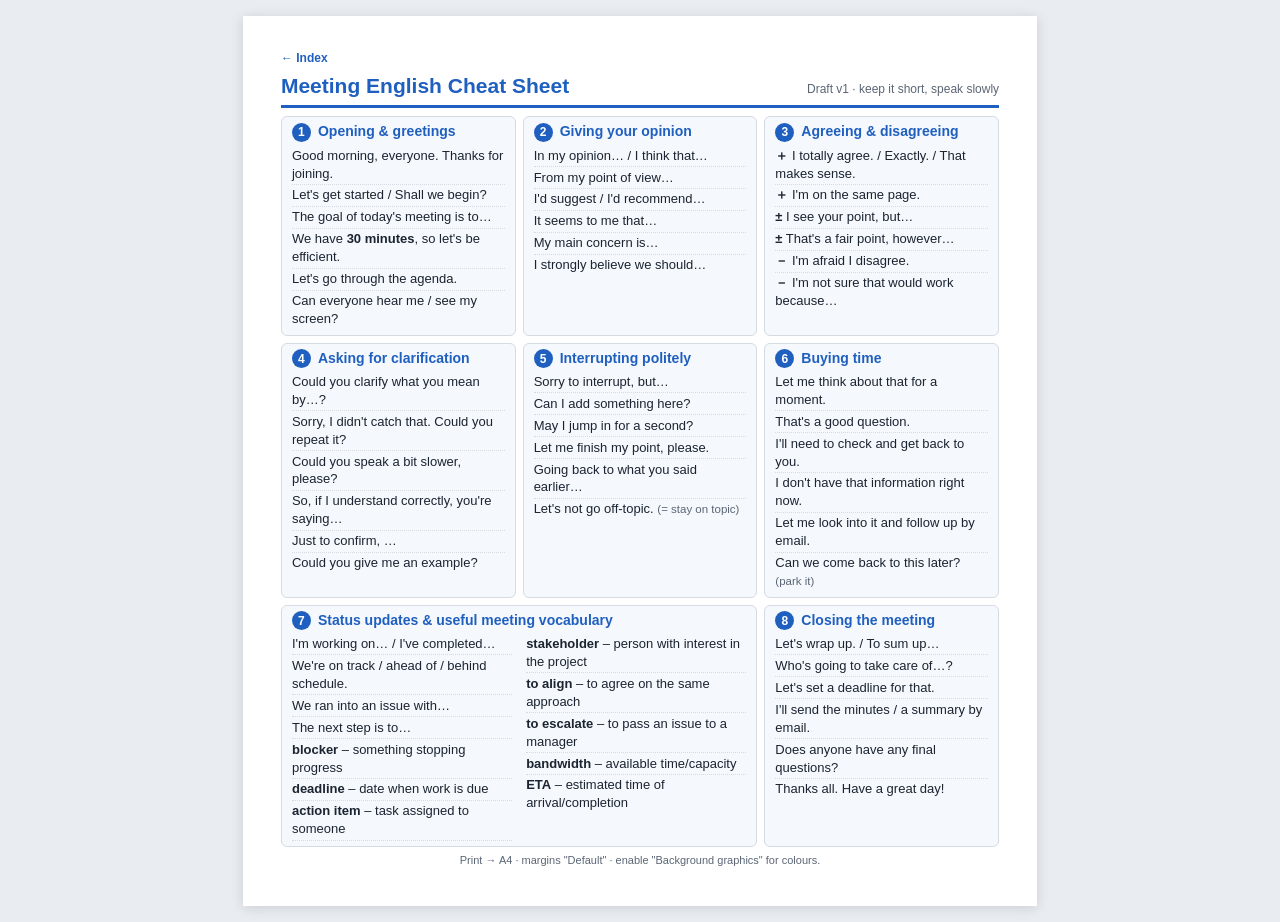
<file: meeting-english-general.html>
<!doctype html>
<html lang="en">
<head>
<meta charset="utf-8">
<meta name="viewport" content="width=device-width, initial-scale=1">
<title>Meeting English Cheat Sheet</title>
<link rel="stylesheet" href="styles.css">
</head>
<body>
<div class="sheet">
<nav class="back"><a href="index.html">&larr; Index</a></nav>
<header><h1>Meeting English Cheat Sheet</h1><span>Draft v1 · keep it short, speak slowly</span></header>

<div class="grid cols-3">

<section>
  <h2><span class="n">1</span> Opening &amp; greetings</h2>
  <ul>
    <li>Good morning, everyone. Thanks for joining.</li>
    <li>Let's get started / Shall we begin?</li>
    <li>The goal of today's meeting is to…</li>
    <li>We have <b>30 minutes</b>, so let's be efficient.</li>
    <li>Let's go through the agenda.</li>
    <li>Can everyone hear me / see my screen?</li>
  </ul>
</section>

<section>
  <h2><span class="n">2</span> Giving your opinion</h2>
  <ul>
    <li>In my opinion… / I think that…</li>
    <li>From my point of view…</li>
    <li>I'd suggest / I'd recommend…</li>
    <li>It seems to me that…</li>
    <li>My main concern is…</li>
    <li>I strongly believe we should…</li>
  </ul>
</section>

<section>
  <h2><span class="n">3</span> Agreeing &amp; disagreeing</h2>
  <ul>
    <li><b>＋</b> I totally agree. / Exactly. / That makes sense.</li>
    <li><b>＋</b> I'm on the same page.</li>
    <li><b>±</b> I see your point, but…</li>
    <li><b>±</b> That's a fair point, however…</li>
    <li><b>－</b> I'm afraid I disagree.</li>
    <li><b>－</b> I'm not sure that would work because…</li>
  </ul>
</section>

<section>
  <h2><span class="n">4</span> Asking for clarification</h2>
  <ul>
    <li>Could you clarify what you mean by…?</li>
    <li>Sorry, I didn't catch that. Could you repeat it?</li>
    <li>Could you speak a bit slower, please?</li>
    <li>So, if I understand correctly, you're saying…</li>
    <li>Just to confirm, …</li>
    <li>Could you give me an example?</li>
  </ul>
</section>

<section>
  <h2><span class="n">5</span> Interrupting politely</h2>
  <ul>
    <li>Sorry to interrupt, but…</li>
    <li>Can I add something here?</li>
    <li>May I jump in for a second?</li>
    <li>Let me finish my point, please.</li>
    <li>Going back to what you said earlier…</li>
    <li>Let's not go off-topic. <em>(= stay on topic)</em></li>
  </ul>
</section>

<section>
  <h2><span class="n">6</span> Buying time</h2>
  <ul>
    <li>Let me think about that for a moment.</li>
    <li>That's a good question.</li>
    <li>I'll need to check and get back to you.</li>
    <li>I don't have that information right now.</li>
    <li>Let me look into it and follow up by email.</li>
    <li>Can we come back to this later? <em>(park it)</em></li>
  </ul>
</section>

<section class="wide">
  <h2><span class="n">7</span> Status updates &amp; useful meeting vocabulary</h2>
  <ul>
    <li>I'm working on… / I've completed…</li>
    <li>We're on track / ahead of / behind schedule.</li>
    <li>We ran into an issue with…</li>
    <li>The next step is to…</li>
    <li><b>blocker</b> – something stopping progress</li>
    <li><b>deadline</b> – date when work is due</li>
    <li><b>action item</b> – task assigned to someone</li>
    <li><b>stakeholder</b> – person with interest in the project</li>
    <li><b>to align</b> – to agree on the same approach</li>
    <li><b>to escalate</b> – to pass an issue to a manager</li>
    <li><b>bandwidth</b> – available time/capacity</li>
    <li><b>ETA</b> – estimated time of arrival/completion</li>
  </ul>
</section>

<section>
  <h2><span class="n">8</span> Closing the meeting</h2>
  <ul>
    <li>Let's wrap up. / To sum up…</li>
    <li>Who's going to take care of…?</li>
    <li>Let's set a deadline for that.</li>
    <li>I'll send the minutes / a summary by email.</li>
    <li>Does anyone have any final questions?</li>
    <li>Thanks all. Have a great day!</li>
  </ul>
</section>

</div>
<footer>Print &rarr; A4 &middot; margins "Default" &middot; enable "Background graphics" for colours.</footer>
</div>
</body>
</html>
</file>
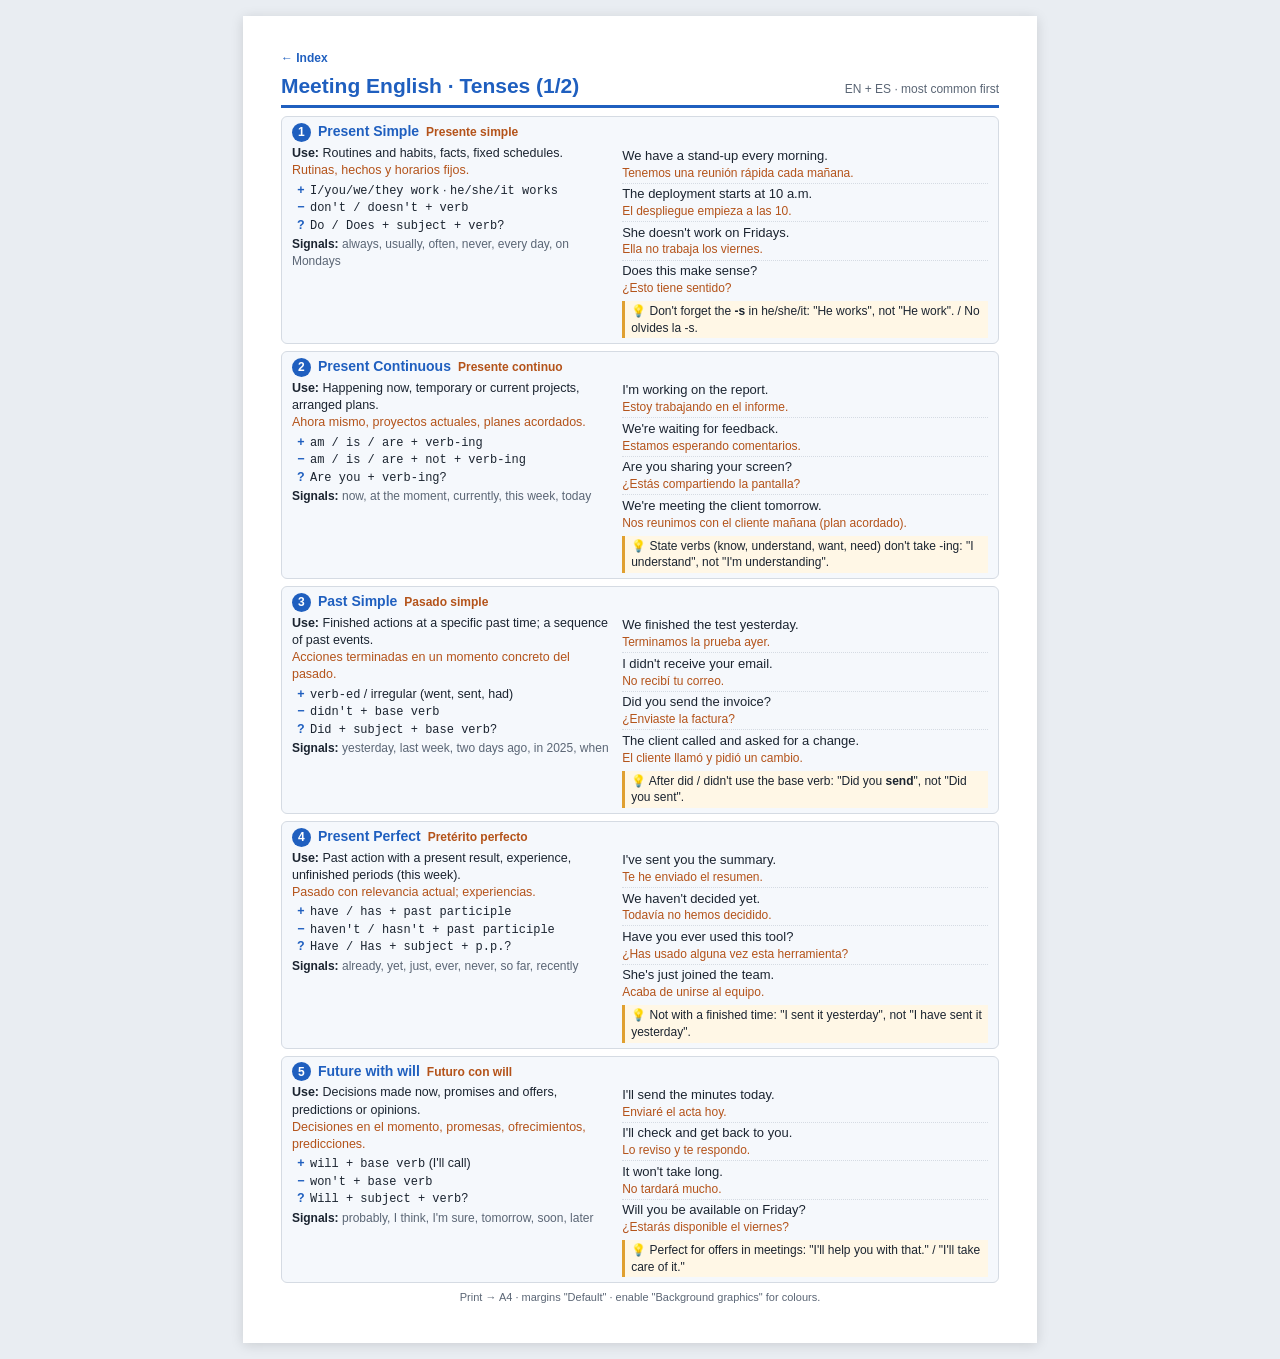
<file: meeting-english-tenses-1.html>
<!doctype html>
<html lang="en"><head><meta charset="utf-8"><meta name="viewport" content="width=device-width, initial-scale=1">
<title>Meeting English - Tenses 1</title><link rel="stylesheet" href="styles.css"></head>
<body><div class="sheet">
<nav class="back"><a href="index.html">&larr; Index</a></nav>
<header><h1>Meeting English &middot; Tenses (1/2)</h1><span>EN + ES &middot; most common first</span></header>
<div class="t">
  <h2><span class="n">1</span> Present Simple <small>Presente simple</small></h2>
  <div class="cols">
    <div>
      <div class="use"><b>Use:</b> Routines and habits, facts, fixed schedules.<br><span class="es">Rutinas, hechos y horarios fijos.</span></div>
      <div class='form'><b>+</b><code>I/you/we/they work</code> &middot; <code>he/she/it works</code></div><div class='form'><b>&minus;</b><code>don't / doesn't + verb</code></div><div class='form'><b>?</b><code>Do / Does + subject + verb?</code></div>
      <div class="sig"><b>Signals:</b> always, usually, often, never, every day, on Mondays</div>
    </div>
    <div><div class='ex'>We have a stand-up every morning.<span class='es'>Tenemos una reunión rápida cada mañana.</span></div><div class='ex'>The deployment starts at 10 a.m.<span class='es'>El despliegue empieza a las 10.</span></div><div class='ex'>She doesn't work on Fridays.<span class='es'>Ella no trabaja los viernes.</span></div><div class='ex'>Does this make sense?<span class='es'>¿Esto tiene sentido?</span></div><div class="tip">&#128161; Don't forget the <b>-s</b> in he/she/it: "He works", not "He work". / No olvides la -s.</div></div>
  </div>
</div><div class="t">
  <h2><span class="n">2</span> Present Continuous <small>Presente continuo</small></h2>
  <div class="cols">
    <div>
      <div class="use"><b>Use:</b> Happening now, temporary or current projects, arranged plans.<br><span class="es">Ahora mismo, proyectos actuales, planes acordados.</span></div>
      <div class='form'><b>+</b><code>am / is / are + verb-ing</code></div><div class='form'><b>&minus;</b><code>am / is / are + not + verb-ing</code></div><div class='form'><b>?</b><code>Are you + verb-ing?</code></div>
      <div class="sig"><b>Signals:</b> now, at the moment, currently, this week, today</div>
    </div>
    <div><div class='ex'>I'm working on the report.<span class='es'>Estoy trabajando en el informe.</span></div><div class='ex'>We're waiting for feedback.<span class='es'>Estamos esperando comentarios.</span></div><div class='ex'>Are you sharing your screen?<span class='es'>¿Estás compartiendo la pantalla?</span></div><div class='ex'>We're meeting the client tomorrow.<span class='es'>Nos reunimos con el cliente mañana (plan acordado).</span></div><div class="tip">&#128161; State verbs (know, understand, want, need) don't take -ing: "I understand", not "I'm understanding".</div></div>
  </div>
</div><div class="t">
  <h2><span class="n">3</span> Past Simple <small>Pasado simple</small></h2>
  <div class="cols">
    <div>
      <div class="use"><b>Use:</b> Finished actions at a specific past time; a sequence of past events.<br><span class="es">Acciones terminadas en un momento concreto del pasado.</span></div>
      <div class='form'><b>+</b><code>verb-ed</code> / irregular (went, sent, had)</div><div class='form'><b>&minus;</b><code>didn't + base verb</code></div><div class='form'><b>?</b><code>Did + subject + base verb?</code></div>
      <div class="sig"><b>Signals:</b> yesterday, last week, two days ago, in 2025, when</div>
    </div>
    <div><div class='ex'>We finished the test yesterday.<span class='es'>Terminamos la prueba ayer.</span></div><div class='ex'>I didn't receive your email.<span class='es'>No recibí tu correo.</span></div><div class='ex'>Did you send the invoice?<span class='es'>¿Enviaste la factura?</span></div><div class='ex'>The client called and asked for a change.<span class='es'>El cliente llamó y pidió un cambio.</span></div><div class="tip">&#128161; After did / didn't use the base verb: "Did you <b>send</b>", not "Did you sent".</div></div>
  </div>
</div><div class="t">
  <h2><span class="n">4</span> Present Perfect <small>Pretérito perfecto</small></h2>
  <div class="cols">
    <div>
      <div class="use"><b>Use:</b> Past action with a present result, experience, unfinished periods (this week).<br><span class="es">Pasado con relevancia actual; experiencias.</span></div>
      <div class='form'><b>+</b><code>have / has + past participle</code></div><div class='form'><b>&minus;</b><code>haven't / hasn't + past participle</code></div><div class='form'><b>?</b><code>Have / Has + subject + p.p.?</code></div>
      <div class="sig"><b>Signals:</b> already, yet, just, ever, never, so far, recently</div>
    </div>
    <div><div class='ex'>I've sent you the summary.<span class='es'>Te he enviado el resumen.</span></div><div class='ex'>We haven't decided yet.<span class='es'>Todavía no hemos decidido.</span></div><div class='ex'>Have you ever used this tool?<span class='es'>¿Has usado alguna vez esta herramienta?</span></div><div class='ex'>She's just joined the team.<span class='es'>Acaba de unirse al equipo.</span></div><div class="tip">&#128161; Not with a finished time: "I sent it yesterday", not "I have sent it yesterday".</div></div>
  </div>
</div><div class="t">
  <h2><span class="n">5</span> Future with will <small>Futuro con will</small></h2>
  <div class="cols">
    <div>
      <div class="use"><b>Use:</b> Decisions made now, promises and offers, predictions or opinions.<br><span class="es">Decisiones en el momento, promesas, ofrecimientos, predicciones.</span></div>
      <div class='form'><b>+</b><code>will + base verb</code> (I'll call)</div><div class='form'><b>&minus;</b><code>won't + base verb</code></div><div class='form'><b>?</b><code>Will + subject + verb?</code></div>
      <div class="sig"><b>Signals:</b> probably, I think, I'm sure, tomorrow, soon, later</div>
    </div>
    <div><div class='ex'>I'll send the minutes today.<span class='es'>Enviaré el acta hoy.</span></div><div class='ex'>I'll check and get back to you.<span class='es'>Lo reviso y te respondo.</span></div><div class='ex'>It won't take long.<span class='es'>No tardará mucho.</span></div><div class='ex'>Will you be available on Friday?<span class='es'>¿Estarás disponible el viernes?</span></div><div class="tip">&#128161; Perfect for offers in meetings: "I'll help you with that." / "I'll take care of it."</div></div>
  </div>
</div>
<footer>Print &rarr; A4 &middot; margins "Default" &middot; enable "Background graphics" for colours.</footer>
</div></body></html>
</file>
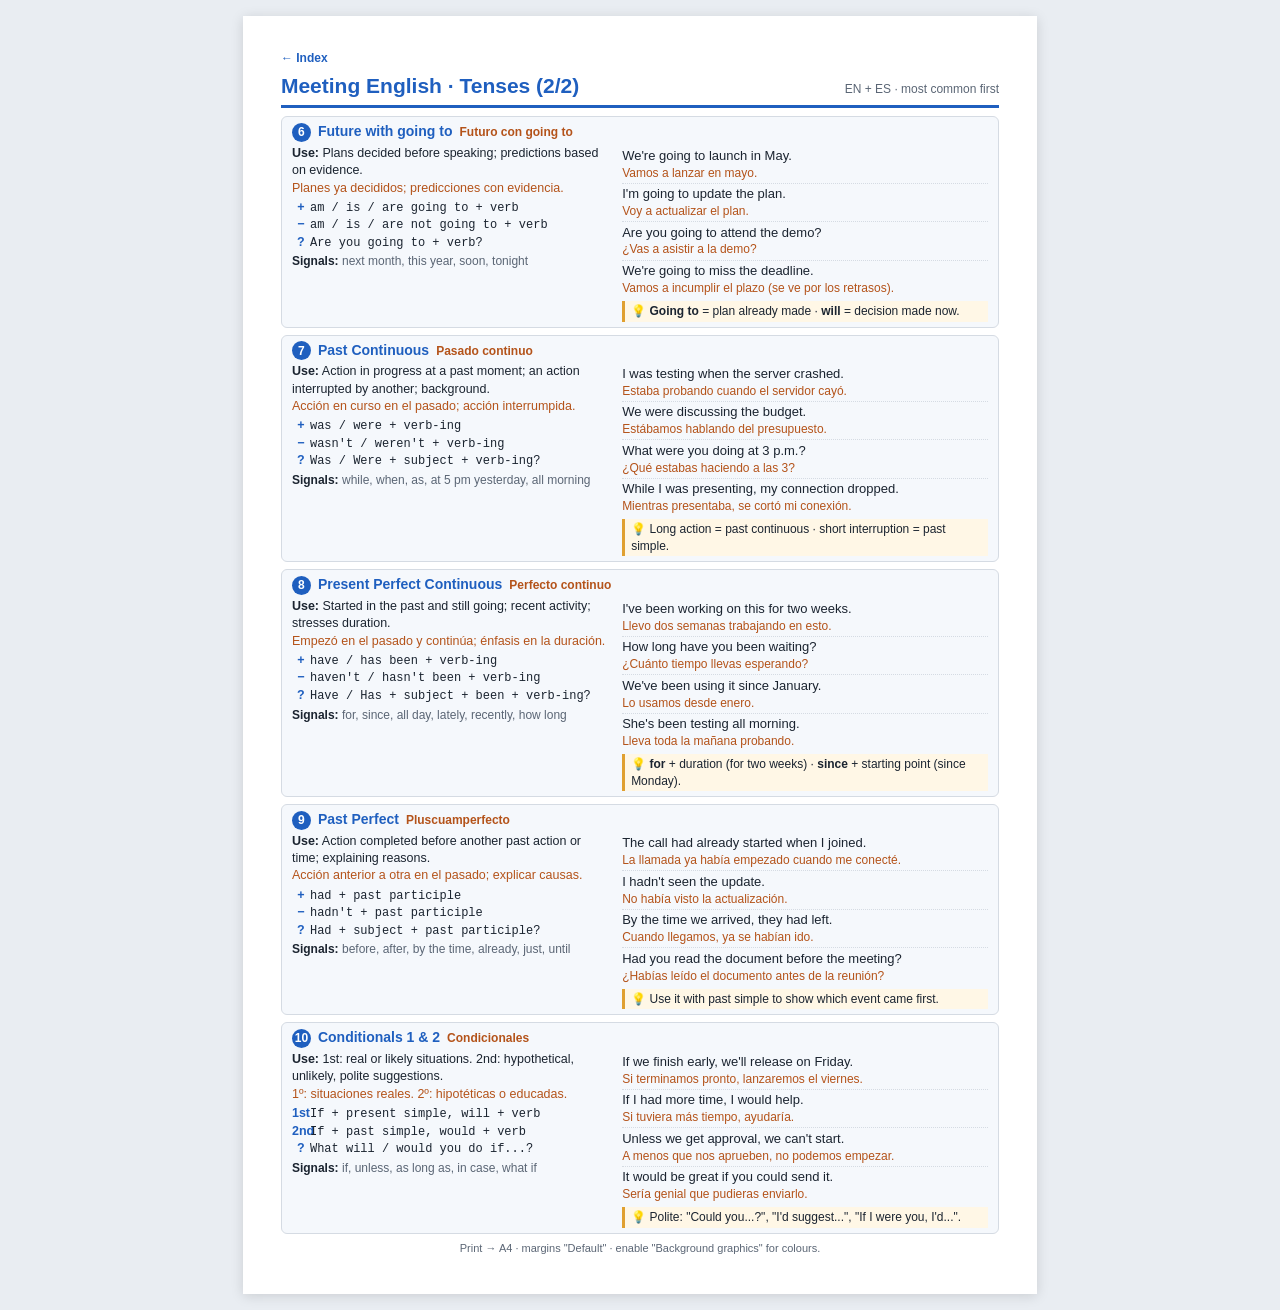
<file: meeting-english-tenses-2.html>
<!doctype html>
<html lang="en"><head><meta charset="utf-8"><meta name="viewport" content="width=device-width, initial-scale=1">
<title>Meeting English - Tenses 2</title><link rel="stylesheet" href="styles.css"></head>
<body><div class="sheet">
<nav class="back"><a href="index.html">&larr; Index</a></nav>
<header><h1>Meeting English &middot; Tenses (2/2)</h1><span>EN + ES &middot; most common first</span></header>
<div class="t">
  <h2><span class="n">6</span> Future with going to <small>Futuro con going to</small></h2>
  <div class="cols">
    <div>
      <div class="use"><b>Use:</b> Plans decided before speaking; predictions based on evidence.<br><span class="es">Planes ya decididos; predicciones con evidencia.</span></div>
      <div class='form'><b>+</b><code>am / is / are going to + verb</code></div><div class='form'><b>&minus;</b><code>am / is / are not going to + verb</code></div><div class='form'><b>?</b><code>Are you going to + verb?</code></div>
      <div class="sig"><b>Signals:</b> next month, this year, soon, tonight</div>
    </div>
    <div><div class='ex'>We're going to launch in May.<span class='es'>Vamos a lanzar en mayo.</span></div><div class='ex'>I'm going to update the plan.<span class='es'>Voy a actualizar el plan.</span></div><div class='ex'>Are you going to attend the demo?<span class='es'>¿Vas a asistir a la demo?</span></div><div class='ex'>We're going to miss the deadline.<span class='es'>Vamos a incumplir el plazo (se ve por los retrasos).</span></div><div class="tip">&#128161; <b>Going to</b> = plan already made &middot; <b>will</b> = decision made now.</div></div>
  </div>
</div><div class="t">
  <h2><span class="n">7</span> Past Continuous <small>Pasado continuo</small></h2>
  <div class="cols">
    <div>
      <div class="use"><b>Use:</b> Action in progress at a past moment; an action interrupted by another; background.<br><span class="es">Acción en curso en el pasado; acción interrumpida.</span></div>
      <div class='form'><b>+</b><code>was / were + verb-ing</code></div><div class='form'><b>&minus;</b><code>wasn't / weren't + verb-ing</code></div><div class='form'><b>?</b><code>Was / Were + subject + verb-ing?</code></div>
      <div class="sig"><b>Signals:</b> while, when, as, at 5 pm yesterday, all morning</div>
    </div>
    <div><div class='ex'>I was testing when the server crashed.<span class='es'>Estaba probando cuando el servidor cayó.</span></div><div class='ex'>We were discussing the budget.<span class='es'>Estábamos hablando del presupuesto.</span></div><div class='ex'>What were you doing at 3 p.m.?<span class='es'>¿Qué estabas haciendo a las 3?</span></div><div class='ex'>While I was presenting, my connection dropped.<span class='es'>Mientras presentaba, se cortó mi conexión.</span></div><div class="tip">&#128161; Long action = past continuous &middot; short interruption = past simple.</div></div>
  </div>
</div><div class="t">
  <h2><span class="n">8</span> Present Perfect Continuous <small>Perfecto continuo</small></h2>
  <div class="cols">
    <div>
      <div class="use"><b>Use:</b> Started in the past and still going; recent activity; stresses duration.<br><span class="es">Empezó en el pasado y continúa; énfasis en la duración.</span></div>
      <div class='form'><b>+</b><code>have / has been + verb-ing</code></div><div class='form'><b>&minus;</b><code>haven't / hasn't been + verb-ing</code></div><div class='form'><b>?</b><code>Have / Has + subject + been + verb-ing?</code></div>
      <div class="sig"><b>Signals:</b> for, since, all day, lately, recently, how long</div>
    </div>
    <div><div class='ex'>I've been working on this for two weeks.<span class='es'>Llevo dos semanas trabajando en esto.</span></div><div class='ex'>How long have you been waiting?<span class='es'>¿Cuánto tiempo llevas esperando?</span></div><div class='ex'>We've been using it since January.<span class='es'>Lo usamos desde enero.</span></div><div class='ex'>She's been testing all morning.<span class='es'>Lleva toda la mañana probando.</span></div><div class="tip">&#128161; <b>for</b> + duration (for two weeks) &middot; <b>since</b> + starting point (since Monday).</div></div>
  </div>
</div><div class="t">
  <h2><span class="n">9</span> Past Perfect <small>Pluscuamperfecto</small></h2>
  <div class="cols">
    <div>
      <div class="use"><b>Use:</b> Action completed before another past action or time; explaining reasons.<br><span class="es">Acción anterior a otra en el pasado; explicar causas.</span></div>
      <div class='form'><b>+</b><code>had + past participle</code></div><div class='form'><b>&minus;</b><code>hadn't + past participle</code></div><div class='form'><b>?</b><code>Had + subject + past participle?</code></div>
      <div class="sig"><b>Signals:</b> before, after, by the time, already, just, until</div>
    </div>
    <div><div class='ex'>The call had already started when I joined.<span class='es'>La llamada ya había empezado cuando me conecté.</span></div><div class='ex'>I hadn't seen the update.<span class='es'>No había visto la actualización.</span></div><div class='ex'>By the time we arrived, they had left.<span class='es'>Cuando llegamos, ya se habían ido.</span></div><div class='ex'>Had you read the document before the meeting?<span class='es'>¿Habías leído el documento antes de la reunión?</span></div><div class="tip">&#128161; Use it with past simple to show which event came first.</div></div>
  </div>
</div><div class="t">
  <h2><span class="n">10</span> Conditionals 1 &amp; 2 <small>Condicionales</small></h2>
  <div class="cols">
    <div>
      <div class="use"><b>Use:</b> 1st: real or likely situations. 2nd: hypothetical, unlikely, polite suggestions.<br><span class="es">1º: situaciones reales. 2º: hipotéticas o educadas.</span></div>
      <div class='form'><b>1st</b><code>If + present simple, will + verb</code></div><div class='form'><b>2nd</b><code>If + past simple, would + verb</code></div><div class='form'><b>?</b><code>What will / would you do if...?</code></div>
      <div class="sig"><b>Signals:</b> if, unless, as long as, in case, what if</div>
    </div>
    <div><div class='ex'>If we finish early, we'll release on Friday.<span class='es'>Si terminamos pronto, lanzaremos el viernes.</span></div><div class='ex'>If I had more time, I would help.<span class='es'>Si tuviera más tiempo, ayudaría.</span></div><div class='ex'>Unless we get approval, we can't start.<span class='es'>A menos que nos aprueben, no podemos empezar.</span></div><div class='ex'>It would be great if you could send it.<span class='es'>Sería genial que pudieras enviarlo.</span></div><div class="tip">&#128161; Polite: "Could you...?", "I'd suggest...", "If I were you, I'd...".</div></div>
  </div>
</div>
<footer>Print &rarr; A4 &middot; margins "Default" &middot; enable "Background graphics" for colours.</footer>
</div></body></html>
</file>
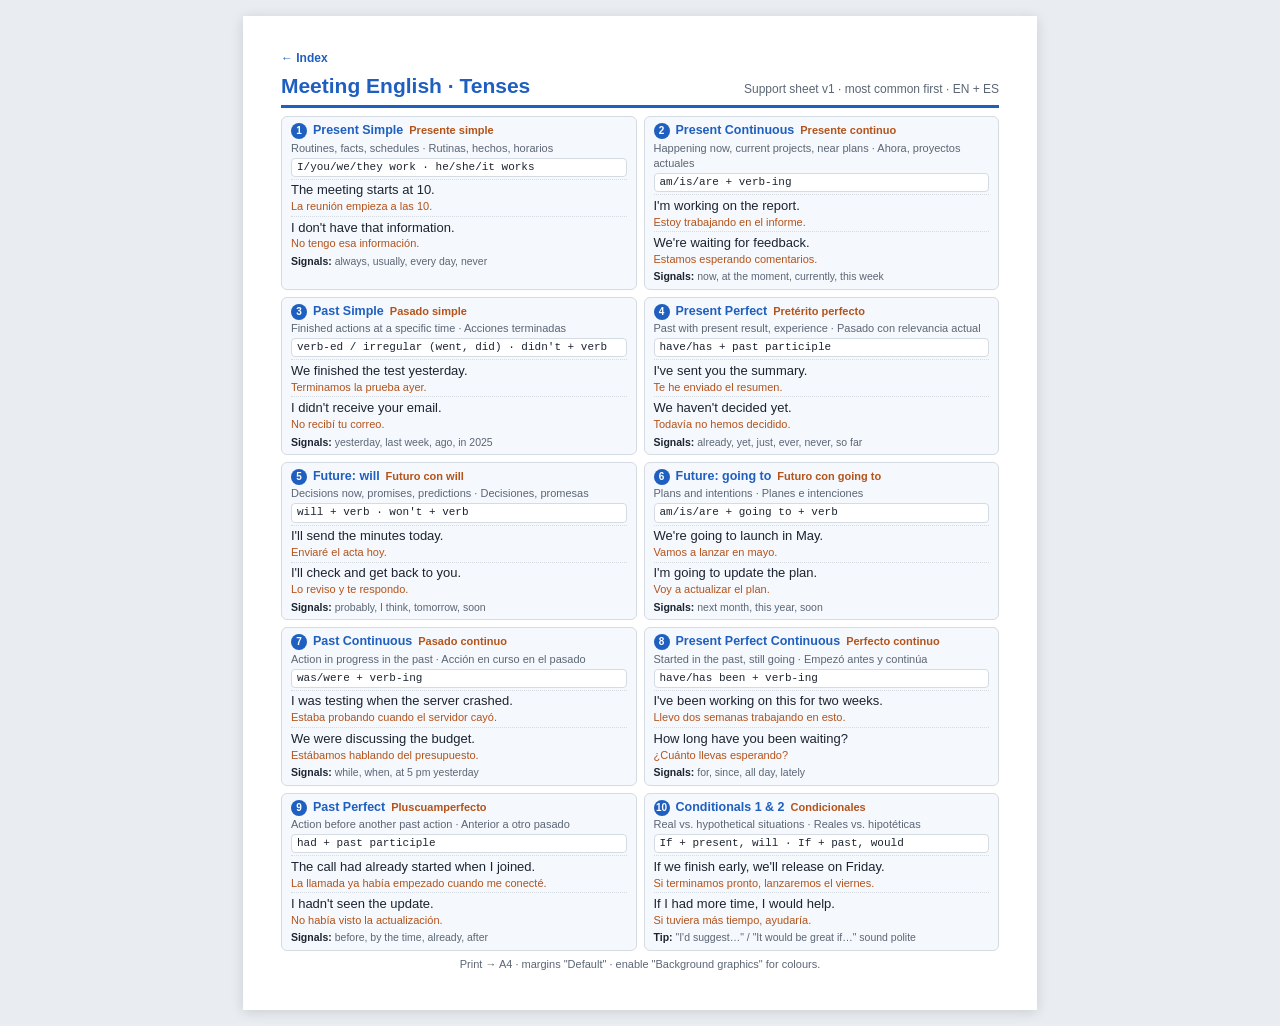
<file: meeting-english-tenses-consolidated.html>
<!doctype html>
<html lang="en">
<head>
<meta charset="utf-8">
<meta name="viewport" content="width=device-width, initial-scale=1">
<title>Meeting English - Tenses</title>
<link rel="stylesheet" href="styles.css">
</head>
<body class="compact dense">
<div class="sheet">
<nav class="back"><a href="index.html">&larr; Index</a></nav>
<header><h1>Meeting English · Tenses</h1><span>Support sheet v1 · most common first · EN + ES</span></header>

<div class="grid">

<div class="t">
  <h2><span class="n">1</span> Present Simple <small>Presente simple</small></h2>
  <div class="use">Routines, facts, schedules · Rutinas, hechos, horarios</div>
  <div class="form">I/you/we/they work · he/she/it works</div>
  <div class="ex">The meeting starts at 10.<span class="es">La reunión empieza a las 10.</span></div>
  <div class="ex">I don't have that information.<span class="es">No tengo esa información.</span></div>
  <div class="sig"><b>Signals:</b> always, usually, every day, never</div>
</div>

<div class="t">
  <h2><span class="n">2</span> Present Continuous <small>Presente continuo</small></h2>
  <div class="use">Happening now, current projects, near plans · Ahora, proyectos actuales</div>
  <div class="form">am/is/are + verb-ing</div>
  <div class="ex">I'm working on the report.<span class="es">Estoy trabajando en el informe.</span></div>
  <div class="ex">We're waiting for feedback.<span class="es">Estamos esperando comentarios.</span></div>
  <div class="sig"><b>Signals:</b> now, at the moment, currently, this week</div>
</div>

<div class="t">
  <h2><span class="n">3</span> Past Simple <small>Pasado simple</small></h2>
  <div class="use">Finished actions at a specific time · Acciones terminadas</div>
  <div class="form">verb-ed / irregular (went, did) · didn't + verb</div>
  <div class="ex">We finished the test yesterday.<span class="es">Terminamos la prueba ayer.</span></div>
  <div class="ex">I didn't receive your email.<span class="es">No recibí tu correo.</span></div>
  <div class="sig"><b>Signals:</b> yesterday, last week, ago, in 2025</div>
</div>

<div class="t">
  <h2><span class="n">4</span> Present Perfect <small>Pretérito perfecto</small></h2>
  <div class="use">Past with present result, experience · Pasado con relevancia actual</div>
  <div class="form">have/has + past participle</div>
  <div class="ex">I've sent you the summary.<span class="es">Te he enviado el resumen.</span></div>
  <div class="ex">We haven't decided yet.<span class="es">Todavía no hemos decidido.</span></div>
  <div class="sig"><b>Signals:</b> already, yet, just, ever, never, so far</div>
</div>

<div class="t">
  <h2><span class="n">5</span> Future: will <small>Futuro con will</small></h2>
  <div class="use">Decisions now, promises, predictions · Decisiones, promesas</div>
  <div class="form">will + verb · won't + verb</div>
  <div class="ex">I'll send the minutes today.<span class="es">Enviaré el acta hoy.</span></div>
  <div class="ex">I'll check and get back to you.<span class="es">Lo reviso y te respondo.</span></div>
  <div class="sig"><b>Signals:</b> probably, I think, tomorrow, soon</div>
</div>

<div class="t">
  <h2><span class="n">6</span> Future: going to <small>Futuro con going to</small></h2>
  <div class="use">Plans and intentions · Planes e intenciones</div>
  <div class="form">am/is/are + going to + verb</div>
  <div class="ex">We're going to launch in May.<span class="es">Vamos a lanzar en mayo.</span></div>
  <div class="ex">I'm going to update the plan.<span class="es">Voy a actualizar el plan.</span></div>
  <div class="sig"><b>Signals:</b> next month, this year, soon</div>
</div>

<div class="t">
  <h2><span class="n">7</span> Past Continuous <small>Pasado continuo</small></h2>
  <div class="use">Action in progress in the past · Acción en curso en el pasado</div>
  <div class="form">was/were + verb-ing</div>
  <div class="ex">I was testing when the server crashed.<span class="es">Estaba probando cuando el servidor cayó.</span></div>
  <div class="ex">We were discussing the budget.<span class="es">Estábamos hablando del presupuesto.</span></div>
  <div class="sig"><b>Signals:</b> while, when, at 5 pm yesterday</div>
</div>

<div class="t">
  <h2><span class="n">8</span> Present Perfect Continuous <small>Perfecto continuo</small></h2>
  <div class="use">Started in the past, still going · Empezó antes y continúa</div>
  <div class="form">have/has been + verb-ing</div>
  <div class="ex">I've been working on this for two weeks.<span class="es">Llevo dos semanas trabajando en esto.</span></div>
  <div class="ex">How long have you been waiting?<span class="es">¿Cuánto llevas esperando?</span></div>
  <div class="sig"><b>Signals:</b> for, since, all day, lately</div>
</div>

<div class="t">
  <h2><span class="n">9</span> Past Perfect <small>Pluscuamperfecto</small></h2>
  <div class="use">Action before another past action · Anterior a otro pasado</div>
  <div class="form">had + past participle</div>
  <div class="ex">The call had already started when I joined.<span class="es">La llamada ya había empezado cuando me conecté.</span></div>
  <div class="ex">I hadn't seen the update.<span class="es">No había visto la actualización.</span></div>
  <div class="sig"><b>Signals:</b> before, by the time, already, after</div>
</div>

<div class="t">
  <h2><span class="n">10</span> Conditionals 1 &amp; 2 <small>Condicionales</small></h2>
  <div class="use">Real vs. hypothetical situations · Reales vs. hipotéticas</div>
  <div class="form">If + present, will · If + past, would</div>
  <div class="ex">If we finish early, we'll release on Friday.<span class="es">Si terminamos pronto, lanzaremos el viernes.</span></div>
  <div class="ex">If I had more time, I would help.<span class="es">Si tuviera más tiempo, ayudaría.</span></div>
  <div class="sig"><b>Tip:</b> "I'd suggest…" / "It would be great if…" sound polite</div>
</div>

</div>
<footer>Print &rarr; A4 &middot; margins "Default" &middot; enable "Background graphics" for colours.</footer>
</div>
</body>
</html>
</file>
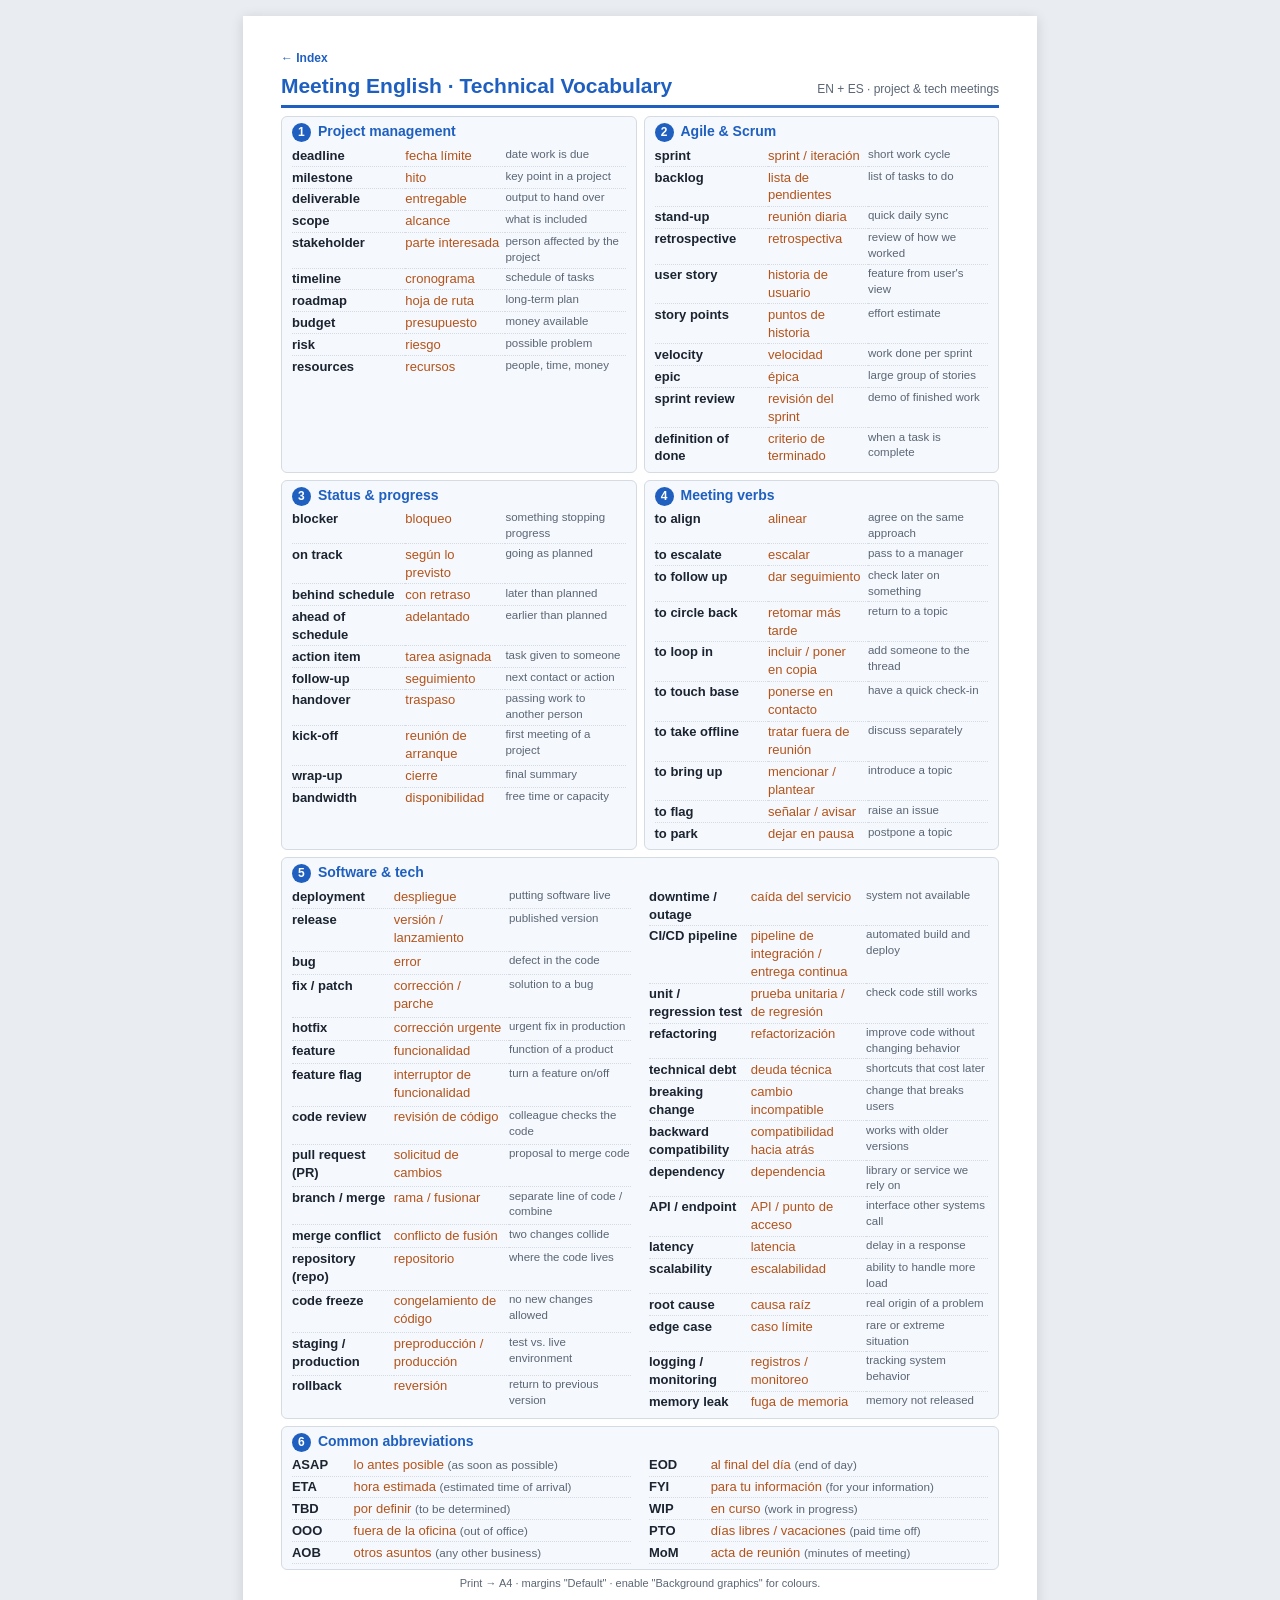
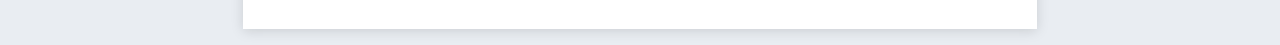
<file: meeting-english-vocabulary.html>
<!doctype html>
<html lang="en"><head><meta charset="utf-8"><meta name="viewport" content="width=device-width, initial-scale=1">
<title>Meeting English - Vocabulary</title><link rel="stylesheet" href="styles.css"></head>
<body><div class="sheet">
<nav class="back"><a href="index.html">&larr; Index</a></nav>
<header><h1>Meeting English &middot; Technical Vocabulary</h1><span>EN + ES &middot; project &amp; tech meetings</span></header>
<div class="grid"><div class='c'><h2><span class="n">1</span> Project management</h2><table><tr><td class='en'>deadline</td><td class='es'>fecha límite</td><td class='m'>date work is due</td></tr><tr><td class='en'>milestone</td><td class='es'>hito</td><td class='m'>key point in a project</td></tr><tr><td class='en'>deliverable</td><td class='es'>entregable</td><td class='m'>output to hand over</td></tr><tr><td class='en'>scope</td><td class='es'>alcance</td><td class='m'>what is included</td></tr><tr><td class='en'>stakeholder</td><td class='es'>parte interesada</td><td class='m'>person affected by the project</td></tr><tr><td class='en'>timeline</td><td class='es'>cronograma</td><td class='m'>schedule of tasks</td></tr><tr><td class='en'>roadmap</td><td class='es'>hoja de ruta</td><td class='m'>long-term plan</td></tr><tr><td class='en'>budget</td><td class='es'>presupuesto</td><td class='m'>money available</td></tr><tr><td class='en'>risk</td><td class='es'>riesgo</td><td class='m'>possible problem</td></tr><tr><td class='en'>resources</td><td class='es'>recursos</td><td class='m'>people, time, money</td></tr></table></div><div class='c'><h2><span class="n">2</span> Agile &amp; Scrum</h2><table><tr><td class='en'>sprint</td><td class='es'>sprint / iteración</td><td class='m'>short work cycle</td></tr><tr><td class='en'>backlog</td><td class='es'>lista de pendientes</td><td class='m'>list of tasks to do</td></tr><tr><td class='en'>stand-up</td><td class='es'>reunión diaria</td><td class='m'>quick daily sync</td></tr><tr><td class='en'>retrospective</td><td class='es'>retrospectiva</td><td class='m'>review of how we worked</td></tr><tr><td class='en'>user story</td><td class='es'>historia de usuario</td><td class='m'>feature from user's view</td></tr><tr><td class='en'>story points</td><td class='es'>puntos de historia</td><td class='m'>effort estimate</td></tr><tr><td class='en'>velocity</td><td class='es'>velocidad</td><td class='m'>work done per sprint</td></tr><tr><td class='en'>epic</td><td class='es'>épica</td><td class='m'>large group of stories</td></tr><tr><td class='en'>sprint review</td><td class='es'>revisión del sprint</td><td class='m'>demo of finished work</td></tr><tr><td class='en'>definition of done</td><td class='es'>criterio de terminado</td><td class='m'>when a task is complete</td></tr></table></div><div class='c'><h2><span class="n">3</span> Status &amp; progress</h2><table><tr><td class='en'>blocker</td><td class='es'>bloqueo</td><td class='m'>something stopping progress</td></tr><tr><td class='en'>on track</td><td class='es'>según lo previsto</td><td class='m'>going as planned</td></tr><tr><td class='en'>behind schedule</td><td class='es'>con retraso</td><td class='m'>later than planned</td></tr><tr><td class='en'>ahead of schedule</td><td class='es'>adelantado</td><td class='m'>earlier than planned</td></tr><tr><td class='en'>action item</td><td class='es'>tarea asignada</td><td class='m'>task given to someone</td></tr><tr><td class='en'>follow-up</td><td class='es'>seguimiento</td><td class='m'>next contact or action</td></tr><tr><td class='en'>handover</td><td class='es'>traspaso</td><td class='m'>passing work to another person</td></tr><tr><td class='en'>kick-off</td><td class='es'>reunión de arranque</td><td class='m'>first meeting of a project</td></tr><tr><td class='en'>wrap-up</td><td class='es'>cierre</td><td class='m'>final summary</td></tr><tr><td class='en'>bandwidth</td><td class='es'>disponibilidad</td><td class='m'>free time or capacity</td></tr></table></div><div class='c'><h2><span class="n">4</span> Meeting verbs</h2><table><tr><td class='en'>to align</td><td class='es'>alinear</td><td class='m'>agree on the same approach</td></tr><tr><td class='en'>to escalate</td><td class='es'>escalar</td><td class='m'>pass to a manager</td></tr><tr><td class='en'>to follow up</td><td class='es'>dar seguimiento</td><td class='m'>check later on something</td></tr><tr><td class='en'>to circle back</td><td class='es'>retomar más tarde</td><td class='m'>return to a topic</td></tr><tr><td class='en'>to loop in</td><td class='es'>incluir / poner en copia</td><td class='m'>add someone to the thread</td></tr><tr><td class='en'>to touch base</td><td class='es'>ponerse en contacto</td><td class='m'>have a quick check-in</td></tr><tr><td class='en'>to take offline</td><td class='es'>tratar fuera de reunión</td><td class='m'>discuss separately</td></tr><tr><td class='en'>to bring up</td><td class='es'>mencionar / plantear</td><td class='m'>introduce a topic</td></tr><tr><td class='en'>to flag</td><td class='es'>señalar / avisar</td><td class='m'>raise an issue</td></tr><tr><td class='en'>to park</td><td class='es'>dejar en pausa</td><td class='m'>postpone a topic</td></tr></table></div><div class='c wide'><h2><span class="n">5</span> Software &amp; tech</h2><div class='two'><table><tr><td class='en'>deployment</td><td class='es'>despliegue</td><td class='m'>putting software live</td></tr><tr><td class='en'>release</td><td class='es'>versión / lanzamiento</td><td class='m'>published version</td></tr><tr><td class='en'>bug</td><td class='es'>error</td><td class='m'>defect in the code</td></tr><tr><td class='en'>fix / patch</td><td class='es'>corrección / parche</td><td class='m'>solution to a bug</td></tr><tr><td class='en'>hotfix</td><td class='es'>corrección urgente</td><td class='m'>urgent fix in production</td></tr><tr><td class='en'>feature</td><td class='es'>funcionalidad</td><td class='m'>function of a product</td></tr><tr><td class='en'>feature flag</td><td class='es'>interruptor de funcionalidad</td><td class='m'>turn a feature on/off</td></tr><tr><td class='en'>code review</td><td class='es'>revisión de código</td><td class='m'>colleague checks the code</td></tr><tr><td class='en'>pull request (PR)</td><td class='es'>solicitud de cambios</td><td class='m'>proposal to merge code</td></tr><tr><td class='en'>branch / merge</td><td class='es'>rama / fusionar</td><td class='m'>separate line of code / combine</td></tr><tr><td class='en'>merge conflict</td><td class='es'>conflicto de fusión</td><td class='m'>two changes collide</td></tr><tr><td class='en'>repository (repo)</td><td class='es'>repositorio</td><td class='m'>where the code lives</td></tr><tr><td class='en'>code freeze</td><td class='es'>congelamiento de código</td><td class='m'>no new changes allowed</td></tr><tr><td class='en'>staging / production</td><td class='es'>preproducción / producción</td><td class='m'>test vs. live environment</td></tr><tr><td class='en'>rollback</td><td class='es'>reversión</td><td class='m'>return to previous version</td></tr></table><table><tr><td class='en'>downtime / outage</td><td class='es'>caída del servicio</td><td class='m'>system not available</td></tr><tr><td class='en'>CI/CD pipeline</td><td class='es'>pipeline de integración / entrega continua</td><td class='m'>automated build and deploy</td></tr><tr><td class='en'>unit / regression test</td><td class='es'>prueba unitaria / de regresión</td><td class='m'>check code still works</td></tr><tr><td class='en'>refactoring</td><td class='es'>refactorización</td><td class='m'>improve code without changing behavior</td></tr><tr><td class='en'>technical debt</td><td class='es'>deuda técnica</td><td class='m'>shortcuts that cost later</td></tr><tr><td class='en'>breaking change</td><td class='es'>cambio incompatible</td><td class='m'>change that breaks users</td></tr><tr><td class='en'>backward compatibility</td><td class='es'>compatibilidad hacia atrás</td><td class='m'>works with older versions</td></tr><tr><td class='en'>dependency</td><td class='es'>dependencia</td><td class='m'>library or service we rely on</td></tr><tr><td class='en'>API / endpoint</td><td class='es'>API / punto de acceso</td><td class='m'>interface other systems call</td></tr><tr><td class='en'>latency</td><td class='es'>latencia</td><td class='m'>delay in a response</td></tr><tr><td class='en'>scalability</td><td class='es'>escalabilidad</td><td class='m'>ability to handle more load</td></tr><tr><td class='en'>root cause</td><td class='es'>causa raíz</td><td class='m'>real origin of a problem</td></tr><tr><td class='en'>edge case</td><td class='es'>caso límite</td><td class='m'>rare or extreme situation</td></tr><tr><td class='en'>logging / monitoring</td><td class='es'>registros / monitoreo</td><td class='m'>tracking system behavior</td></tr><tr><td class='en'>memory leak</td><td class='es'>fuga de memoria</td><td class='m'>memory not released</td></tr></table></div></div><div class='c wide'><h2><span class="n">6</span> Common abbreviations</h2><div class='abbr'><div><b>ASAP</b> <span class='es'>lo antes posible</span> <span style='color:#5b6675;font-size:.9em'>(as soon as possible)</span></div><div><b>EOD</b> <span class='es'>al final del día</span> <span style='color:#5b6675;font-size:.9em'>(end of day)</span></div><div><b>ETA</b> <span class='es'>hora estimada</span> <span style='color:#5b6675;font-size:.9em'>(estimated time of arrival)</span></div><div><b>FYI</b> <span class='es'>para tu información</span> <span style='color:#5b6675;font-size:.9em'>(for your information)</span></div><div><b>TBD</b> <span class='es'>por definir</span> <span style='color:#5b6675;font-size:.9em'>(to be determined)</span></div><div><b>WIP</b> <span class='es'>en curso</span> <span style='color:#5b6675;font-size:.9em'>(work in progress)</span></div><div><b>OOO</b> <span class='es'>fuera de la oficina</span> <span style='color:#5b6675;font-size:.9em'>(out of office)</span></div><div><b>PTO</b> <span class='es'>días libres / vacaciones</span> <span style='color:#5b6675;font-size:.9em'>(paid time off)</span></div><div><b>AOB</b> <span class='es'>otros asuntos</span> <span style='color:#5b6675;font-size:.9em'>(any other business)</span></div><div><b>MoM</b> <span class='es'>acta de reunión</span> <span style='color:#5b6675;font-size:.9em'>(minutes of meeting)</span></div></div></div></div>
<footer>Print &rarr; A4 &middot; margins "Default" &middot; enable "Background graphics" for colours.</footer>
</div></body></html>
</file>
<file: styles.css>
/* ==========================================================================
   Cheat sheets - shared stylesheet
   Link it from any sheet:  <link rel="stylesheet" href="styles.css">

   One visual language for every sheet:
     - same page, header and footer
     - same card (section / .t / .c) with a numbered badge title
     - same list rows (dotted separators), English in ink, Spanish in orange

   Optional modifiers:
     body.compact / body.dense   smaller type for the one-page consolidated sheet
     .grid.cols-3                three-column grid (default grid has two)

   Sections:
     1. Base   2. Cards   3. Card content   4. Compact   5. Responsive   6. Print
   ========================================================================== */

/* 1. Base ---------------------------------------------------------------- */
@page { size: A4; margin: 8mm; }

:root {
  --ink: #1b2430;
  --muted: #5b6675;
  --accent: #1f5fbf;
  --es: #b4531a;
  --line: #d5dbe3;
  --bg: #fff;
  --card: #f5f8fc;
  --gap: 7px;

  /* theme tokens (the values below are the "classic" theme; see section 7) */
  --page-bg: #e9edf2;
  --sheet-shadow: 0 2px 12px #0002;
  --font: "Segoe UI", Calibri, Arial, sans-serif;
  --font-title: var(--font);
  --radius: 6px;
  --badge-radius: 50%;
  --head-line: 3px solid var(--accent);
  --h1-color: var(--accent);
  --title-case: none;
  --title-track: normal;
  --bar-w: 0px;
  --bar-color: transparent;
  --tip-bg: #fff7e6;
  --tip-bar: #e0a030;
  --code-bg: #fff;

  /* formula highlights: + affirmative, - negative, ? question, cond = conditional type */
  --pos: #1a7f4b;  --pos-bg: #e7f4ec;
  --neg: #c0392b;  --neg-bg: #fbebe9;
  --qst: #1f5fbf;  --qst-bg: #e8f0fb;
  --cond: #6b4eaa; --cond-bg: #f0ecf8;
}
* { box-sizing: border-box; }

body {
  margin: 0; padding: 16px;
  background: var(--page-bg); color: var(--ink);
  font: 13px/1.38 var(--font);
}

.sheet { max-width: 210mm; margin: 0 auto; background: var(--bg); padding: 10mm; box-shadow: var(--sheet-shadow); }

header { display: flex; justify-content: space-between; align-items: baseline; border-bottom: var(--head-line); padding-bottom: 4px; margin-bottom: 8px; }
h1 { margin: 0; font-size: 21px; color: var(--h1-color); font-family: var(--font-title); }
header span { color: var(--muted); font-size: 12px; }

footer { margin-top: 6px; text-align: center; font-size: 11px; color: var(--muted); }

.grid { display: grid; grid-template-columns: 1fr 1fr; gap: var(--gap); }
.grid.cols-3 { grid-template-columns: 1fr 1fr 1fr; }
.wide { grid-column: span 2; }

/* 2. Cards: section (general), .t (tenses), .c (vocabulary) -------------- */
section, .t, .c {
  background: var(--card); border: 1px solid var(--line); border-radius: var(--radius);
  box-shadow: inset var(--bar-w) 0 0 var(--bar-color);
  padding: 5px 10px; margin-bottom: var(--gap); break-inside: avoid;
}
.grid > section, .grid > .c { margin-bottom: 0; }

section h2, .t h2, .c h2 {
  margin: 0 0 3px; font-size: 14px; color: var(--accent);
  text-transform: var(--title-case); letter-spacing: var(--title-track);
  font-family: var(--font-title);
  display: flex; gap: 7px; align-items: baseline;
}
h2 small { color: var(--es); font-weight: 600; font-size: 12px; font-family: var(--font); letter-spacing: 0; text-transform: none; }
.n {
  background: var(--accent); color: #fff; border-radius: var(--badge-radius);
  width: 19px; height: 19px; font-size: 12px; flex: none;
  display: inline-flex; align-items: center; justify-content: center;
}

/* 3. Card content -------------------------------------------------------- */
/* simple lists (general sheet) */
section ul { margin: 0; padding: 0; list-style: none; }
section li { padding: 1.5px 0; border-bottom: 1px dotted var(--line); }
section li:last-child { border-bottom: 0; }
section.wide ul { columns: 2; column-gap: 14px; }
section.wide li { break-inside: avoid; }
em { color: var(--muted); font-style: normal; font-size: 11.5px; }

/* tense cards */
.cols { display: grid; grid-template-columns: 1fr 1.15fr; gap: 12px; }
.use { font-size: 12.5px; margin-bottom: 2px; }
.use .es, .ex .es { color: var(--es); }
.form { font-size: 12.5px; }
.form b { display: inline-block; width: 18px; text-align: center; color: var(--accent); }
/* highlighted formulas (tenses 1 and 2): one colour per form type */
.form.pos, .form.neg, .form.qst, .form.cond {
  margin: 6px 0; padding: 1px 6px 1px 3px;
  border-left: 3px solid var(--fc); background: var(--fc-bg); border-radius: 0 3px 3px 0;
}
.form.pos  { --fc: var(--pos);  --fc-bg: var(--pos-bg); }
.form.neg  { --fc: var(--neg);  --fc-bg: var(--neg-bg); }
.form.qst  { --fc: var(--qst);  --fc-bg: var(--qst-bg); }
.form.cond { --fc: var(--cond); --fc-bg: var(--cond-bg); }
.form.pos b, .form.neg b, .form.qst b, .form.cond b { color: var(--fc); font-size: 1.1em; }
.form.pos code, .form.neg code, .form.qst code, .form.cond code { font-weight: 600; }
/* "1st" / "2nd" labels are wider than the single-character +, - and ? */
.form.cond b { width: 2.6em; text-align: left; }
code { font-family: Consolas, monospace; font-size: 12px; }
.sig { font-size: 12px; color: var(--muted); margin-top: 2px; }
.sig b { color: var(--ink); }
.ex { padding: 1.5px 0; border-top: 1px dotted var(--line); }
.ex:first-child { border-top: 0; }
.ex .es { display: block; font-size: 12px; }
.tip { margin-top: 3px; font-size: 12px; background: var(--tip-bg); border-left: 3px solid var(--tip-bar); padding: 2px 6px; }

/* vocabulary tables */
table { width: 100%; border-collapse: collapse; }
td { padding: 1.5px 0; border-bottom: 1px dotted var(--line); vertical-align: top; }
tr:last-child td { border-bottom: 0; }
td.en { font-weight: 700; width: 34%; padding-right: 6px; }
td.es { color: var(--es); width: 30%; padding-right: 6px; }
td.m { color: var(--muted); font-size: 11.5px; }
.c.wide td.en { width: 30%; }
.c.wide td.es { width: 34%; }
.two, .abbr { display: grid; grid-template-columns: 1fr 1fr; column-gap: 18px; }
.abbr div { padding: 1.5px 0; border-bottom: 1px dotted var(--line); }
.abbr b { display: inline-block; width: 58px; }
.abbr .es { color: var(--es); }

/* index links */
a { color: var(--accent); }
a.open { display: inline-block; margin-top: 4px; font-weight: 600; text-decoration: none; }
a.open:hover { text-decoration: underline; }

nav.back { margin: -4px 0 6px; font-size: 12px; font-weight: 600; }
nav.back a { text-decoration: none; }
nav.back a:hover { text-decoration: underline; }

/* 4. Compact (consolidated tenses sheet) --------------------------------- */
.compact .t { margin-bottom: 0; padding: 5px 9px; }
.compact .t h2 { margin: 0; font-size: 12.5px; gap: 6px; }
.compact .t h2 small { font-size: 11px; }
.compact .n { width: 16px; height: 16px; font-size: 10px; }
.compact .use { color: var(--muted); font-size: 11px; margin: 1px 0 2px; }
.compact .form { font-family: Consolas, monospace; font-size: 11px; background: var(--code-bg); border: 1px solid var(--line); border-radius: 4px; padding: 1px 5px; margin-bottom: 2px; }
.compact .sig { font-size: 10.5px; margin-top: 1px; }
.compact .ex .es { font-size: 11px; }

/* 5. Responsive ---------------------------------------------------------- */
@media (max-width: 700px) {
  .grid, .grid.cols-3, .cols, .abbr, .two { grid-template-columns: 1fr; }
  .c.wide td.en, .c.wide td.es { width: auto; }
  .wide { grid-column: auto; }
  section.wide ul { columns: 1; }
}

/* 6. Print --------------------------------------------------------------- */
@media print {
  * { -webkit-print-color-adjust: exact; print-color-adjust: exact; }
  :root { --gap: 5px; }
  body { background: #fff; padding: 0; font-size: 11px; }
  body.compact { font-size: 10.5px; }
  body.dense { font-size: 10px; }
  /* --print-zoom is set per sheet on <body> so the content fills the A4 page */
  .sheet { box-shadow: none; padding: 0; max-width: none; zoom: var(--print-zoom, 1); }
  nav.back, footer { display: none; }
  h1 { font-size: 18px; }
  header { margin-bottom: 6px; }

  section, .t, .c { background: #fff; padding: 3px 8px; }
  section h2, .t h2, .c h2 { font-size: 12.5px; margin-bottom: 2px; }
  h2 small { font-size: 10.5px; }
  .use, .form { font-size: 10.5px; }
  .ex .es, .sig, .tip, td.m, em { font-size: 10px; }
  code { font-size: 10.5px; }
  td, .abbr div { line-height: 1.25; padding: 1px 0; }
  .compact .t { padding: 3px 7px; }
  .compact .t h2 { font-size: 12.5px; }
  .compact .t h2 small { font-size: 11px; }
  .compact .use, .compact .form { font-size: 11px; }
  .compact .ex .es { font-size: 11px; }
  .compact .sig { font-size: 10.5px; }
}

/* 7. Themes -------------------------------------------------------------- */
/* "classic" is the default: it uses the tokens declared in :root above.
   Other themes only override tokens (plus a few rules). To add one:
     1. add { id, label } to THEMES in theme.js
     2. add a  :root[data-theme="your-id"] { ... }  block below              */

/* "modern": corporate. Grey/black base, one navy accent, serif titles,
   sober light boxes, plain numbers, muted burgundy for the Spanish text. */
:root[data-theme="modern"] {
  --ink: #1a1a1a;
  --muted: #5f6368;
  --accent: #1e3a5f;
  --es: #8a3b47;
  --line: #d9d9d9;
  --card: #fafafa;
  --page-bg: #e6e6e6;
  --sheet-shadow: 0 1px 4px #0003;
  --font: "Segoe UI", Calibri, Arial, sans-serif;
  --font-title: Georgia, Cambria, "Times New Roman", serif;
  --radius: 2px;
  --head-line: 2px solid var(--ink);
  --h1-color: var(--ink);
  --tip-bg: #f0f0f0;
  --tip-bar: var(--accent);
  --code-bg: #f0f0f0;
  --pos: #2f6b4f;  --pos-bg: #edf3ef;
  --neg: #9b2c2c;  --neg-bg: #f6ecec;
  --qst: #1e3a5f;  --qst-bg: #e9eef5;
  --cond: #5f6368; --cond-bg: #eeeeee;
}
/* plain accent-coloured number instead of the badge */
:root[data-theme="modern"] .n {
  background: none; color: var(--accent); border-radius: 0;
  width: auto; height: auto; font: 700 1em var(--font-title);
}
:root[data-theme="modern"] .n::after { content: "."; }

/* "mono": what the classic layout looks like printed in black and white.
   Pure greys only (a grayscale filter also neutralises the emoji); Spanish
   is set in italics because colour can no longer tell it apart. */
:root[data-theme="mono"] {
  --ink: #111;
  --muted: #555;
  --accent: #222;
  --es: #555;
  --line: #bbb;
  --card: #f2f2f2;
  --page-bg: #d9d9d9;
  --tip-bg: #e8e8e8;
  --tip-bar: #555;
  --pos: #111;  --pos-bg: #dcdcdc;
  --neg: #555;  --neg-bg: #ececec;
  --qst: #888;  --qst-bg: #f8f8f8;
  --cond: #333; --cond-bg: #e4e4e4;
}
:root[data-theme="mono"] .sheet { filter: grayscale(1); }
:root[data-theme="mono"] h2 small,
:root[data-theme="mono"] .es { font-style: italic; }

/* theme switcher (injected by theme.js, hidden when printing) */
.theme-switch {
  position: fixed; top: 6px; right: 12px; z-index: 10;
  display: flex; align-items: center; gap: 4px;
  font: 12px var(--font); color: var(--muted);
  background: var(--bg); border: 1px solid var(--line); border-radius: 999px; padding: 2px 8px;
}
.theme-switch select { font: inherit; color: var(--ink); background: transparent; border: 0; cursor: pointer; }
/* must come after the .theme-switch rule above: same specificity, so order decides */
@media print { .theme-switch { display: none; } }
</file>
